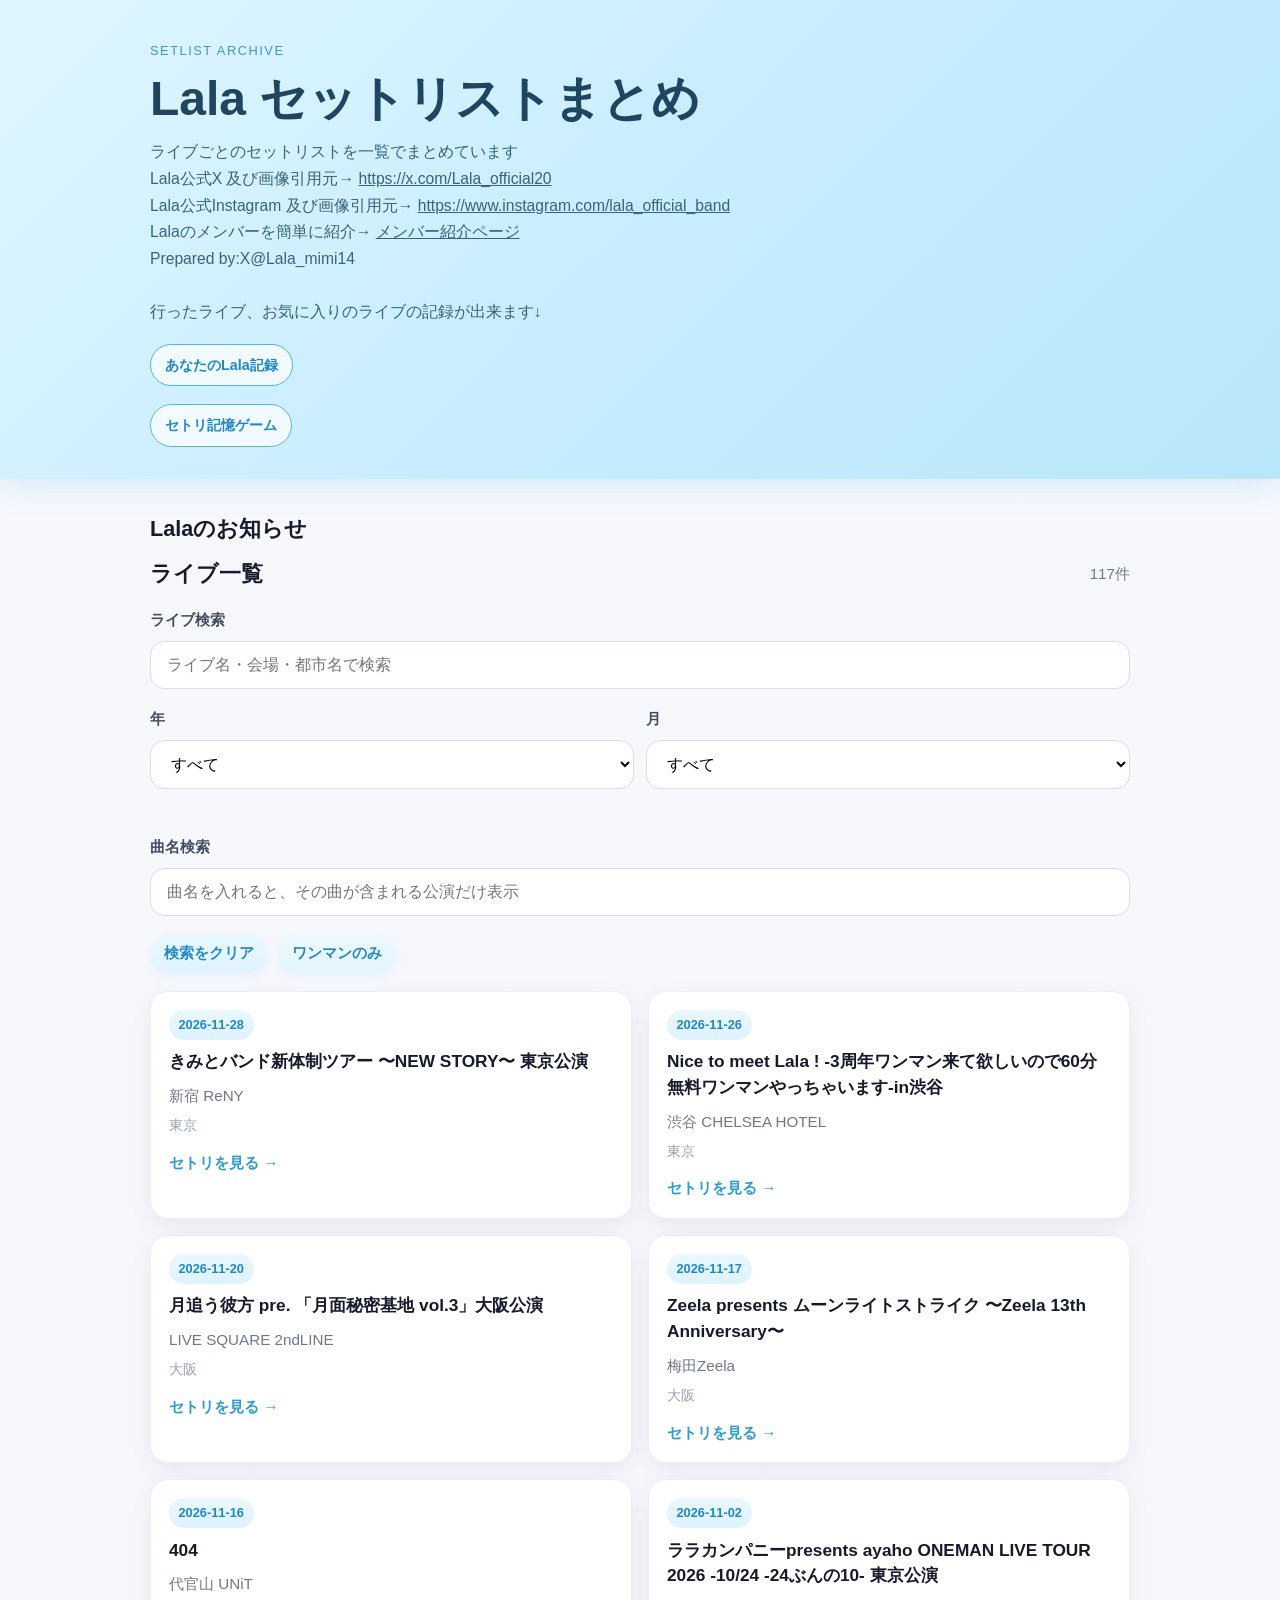
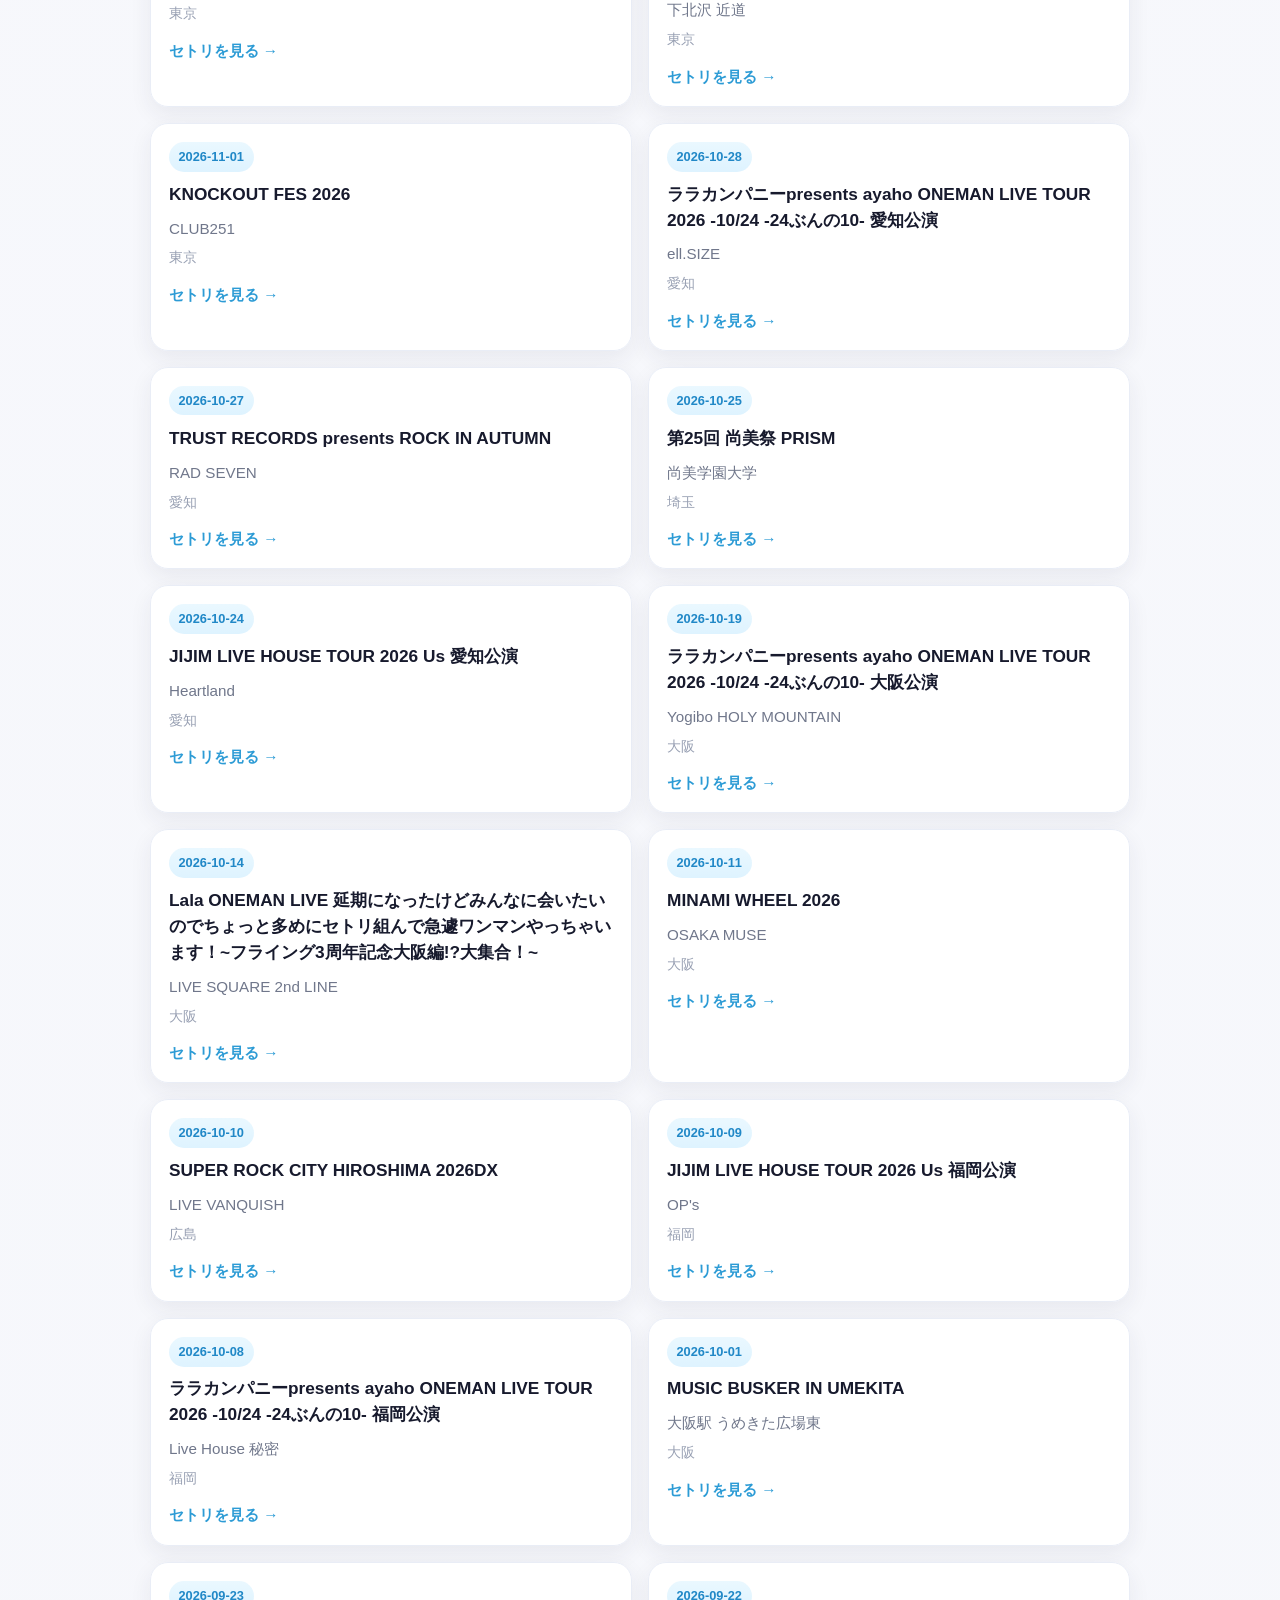
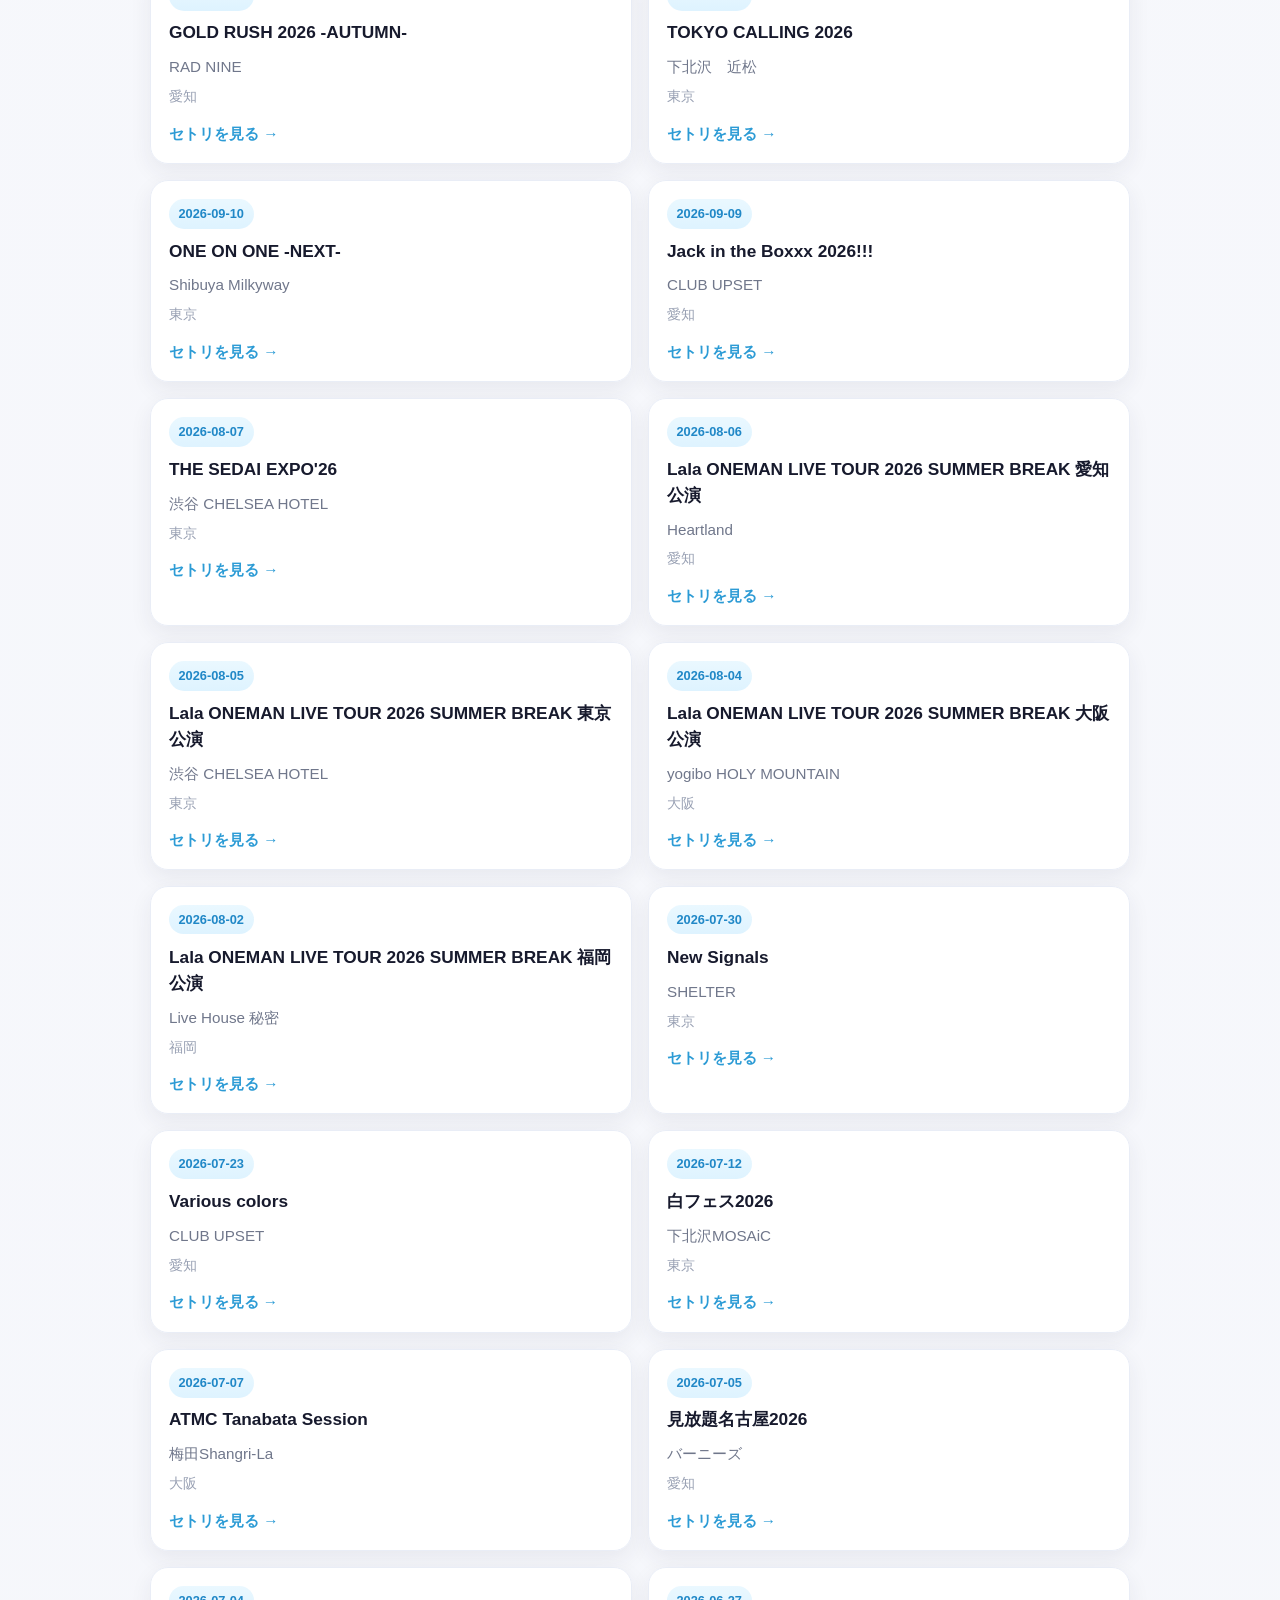
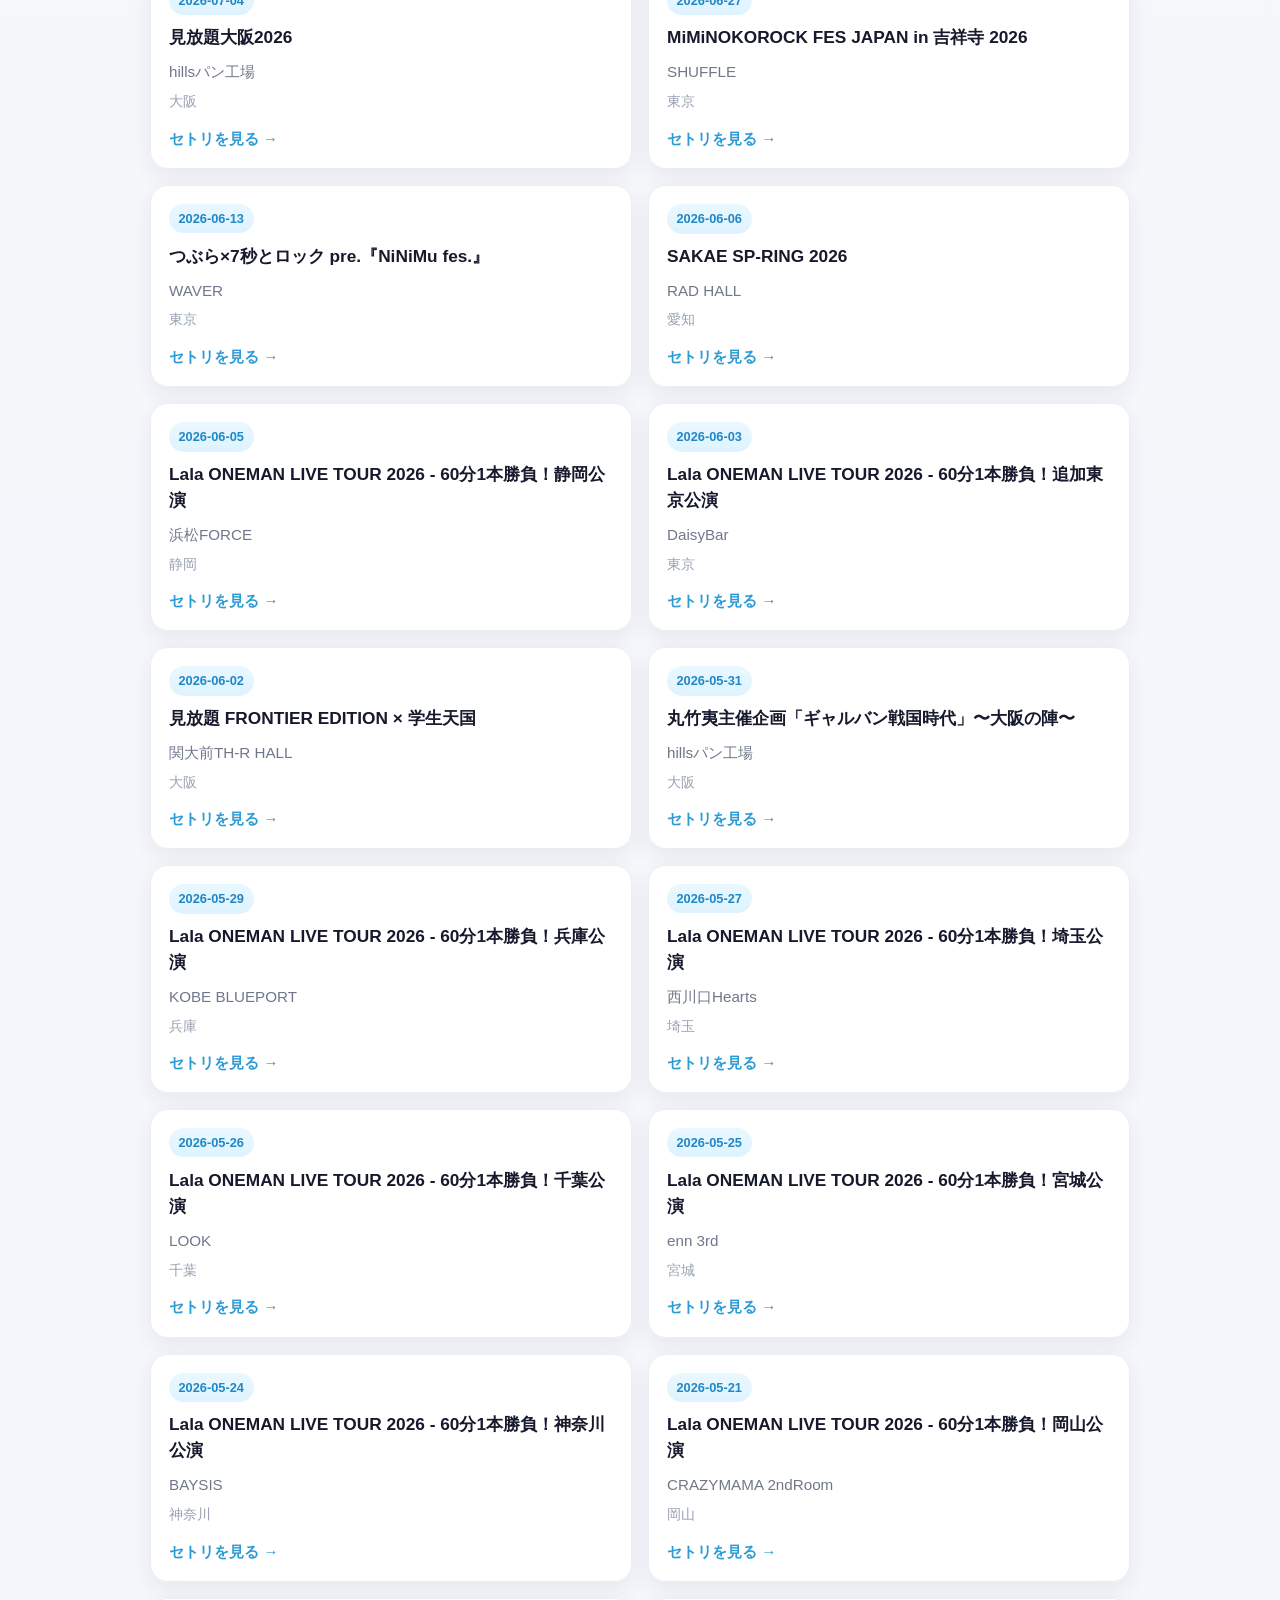
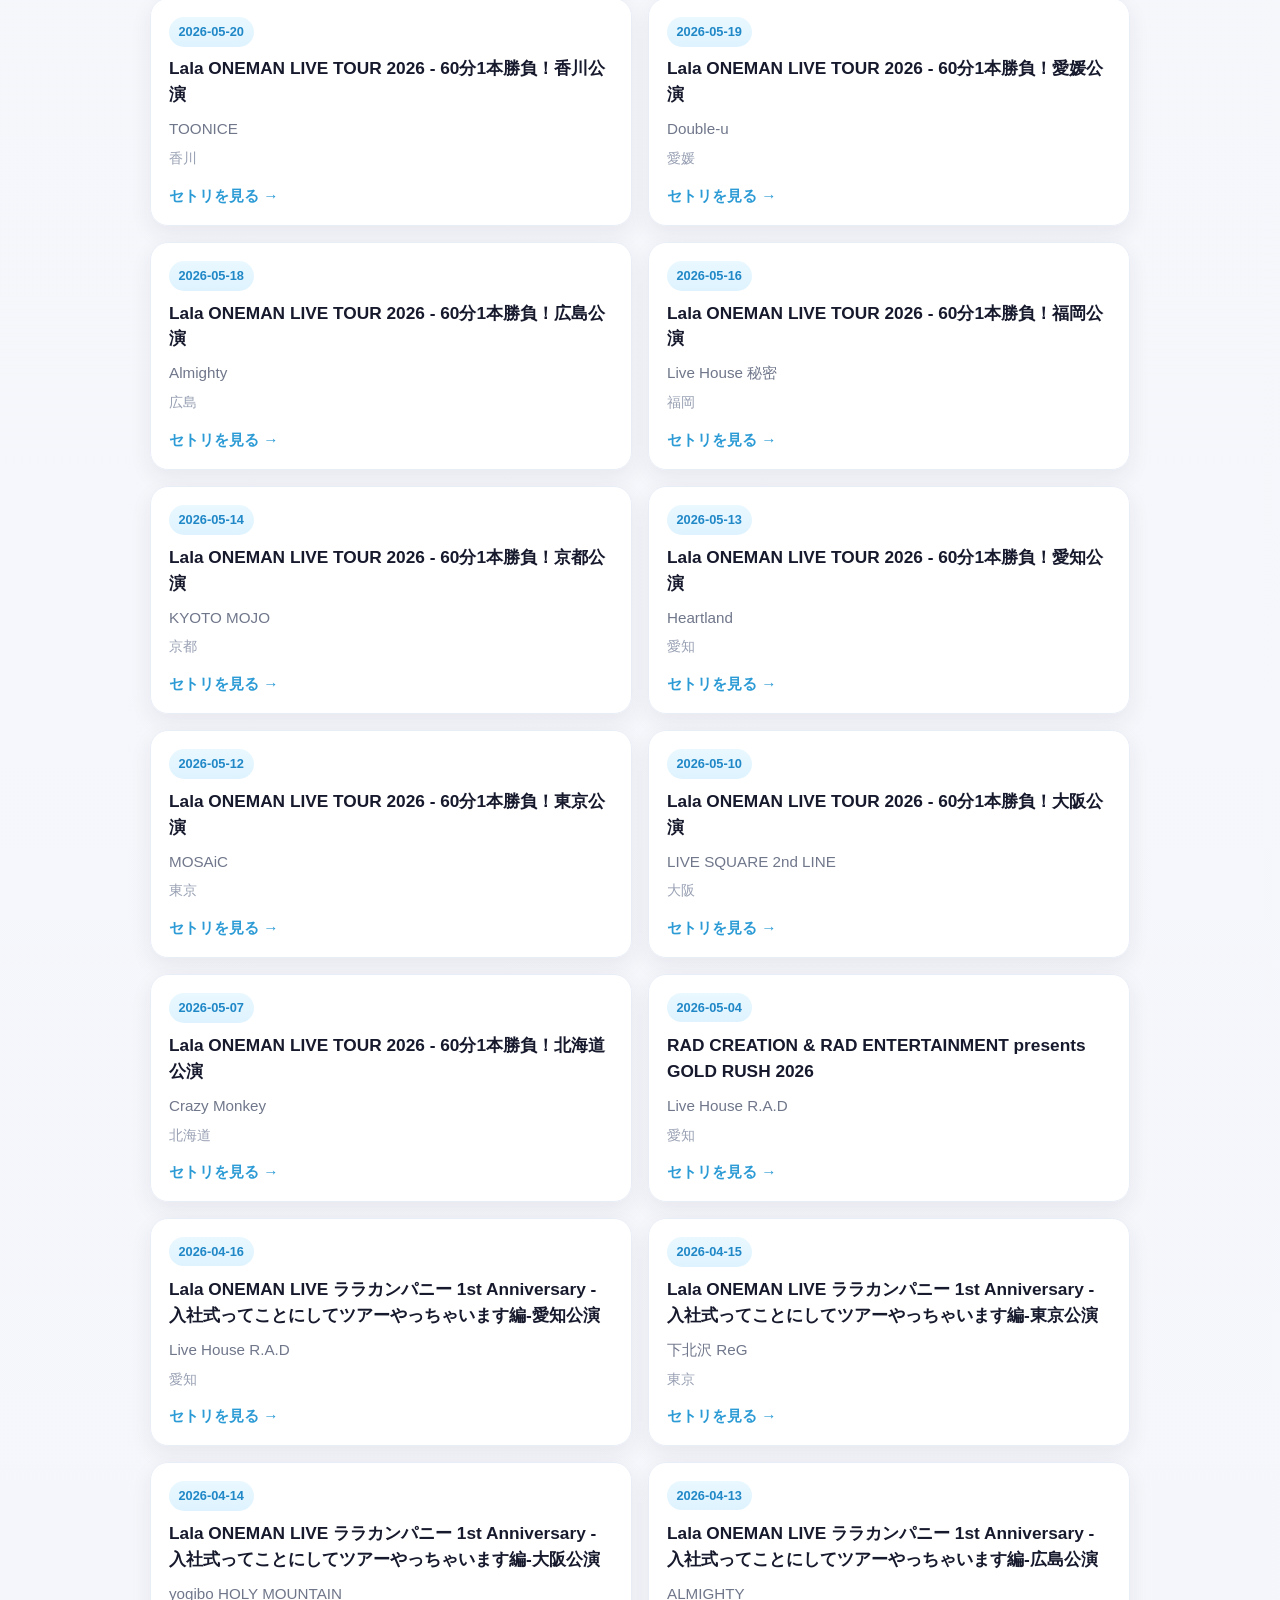
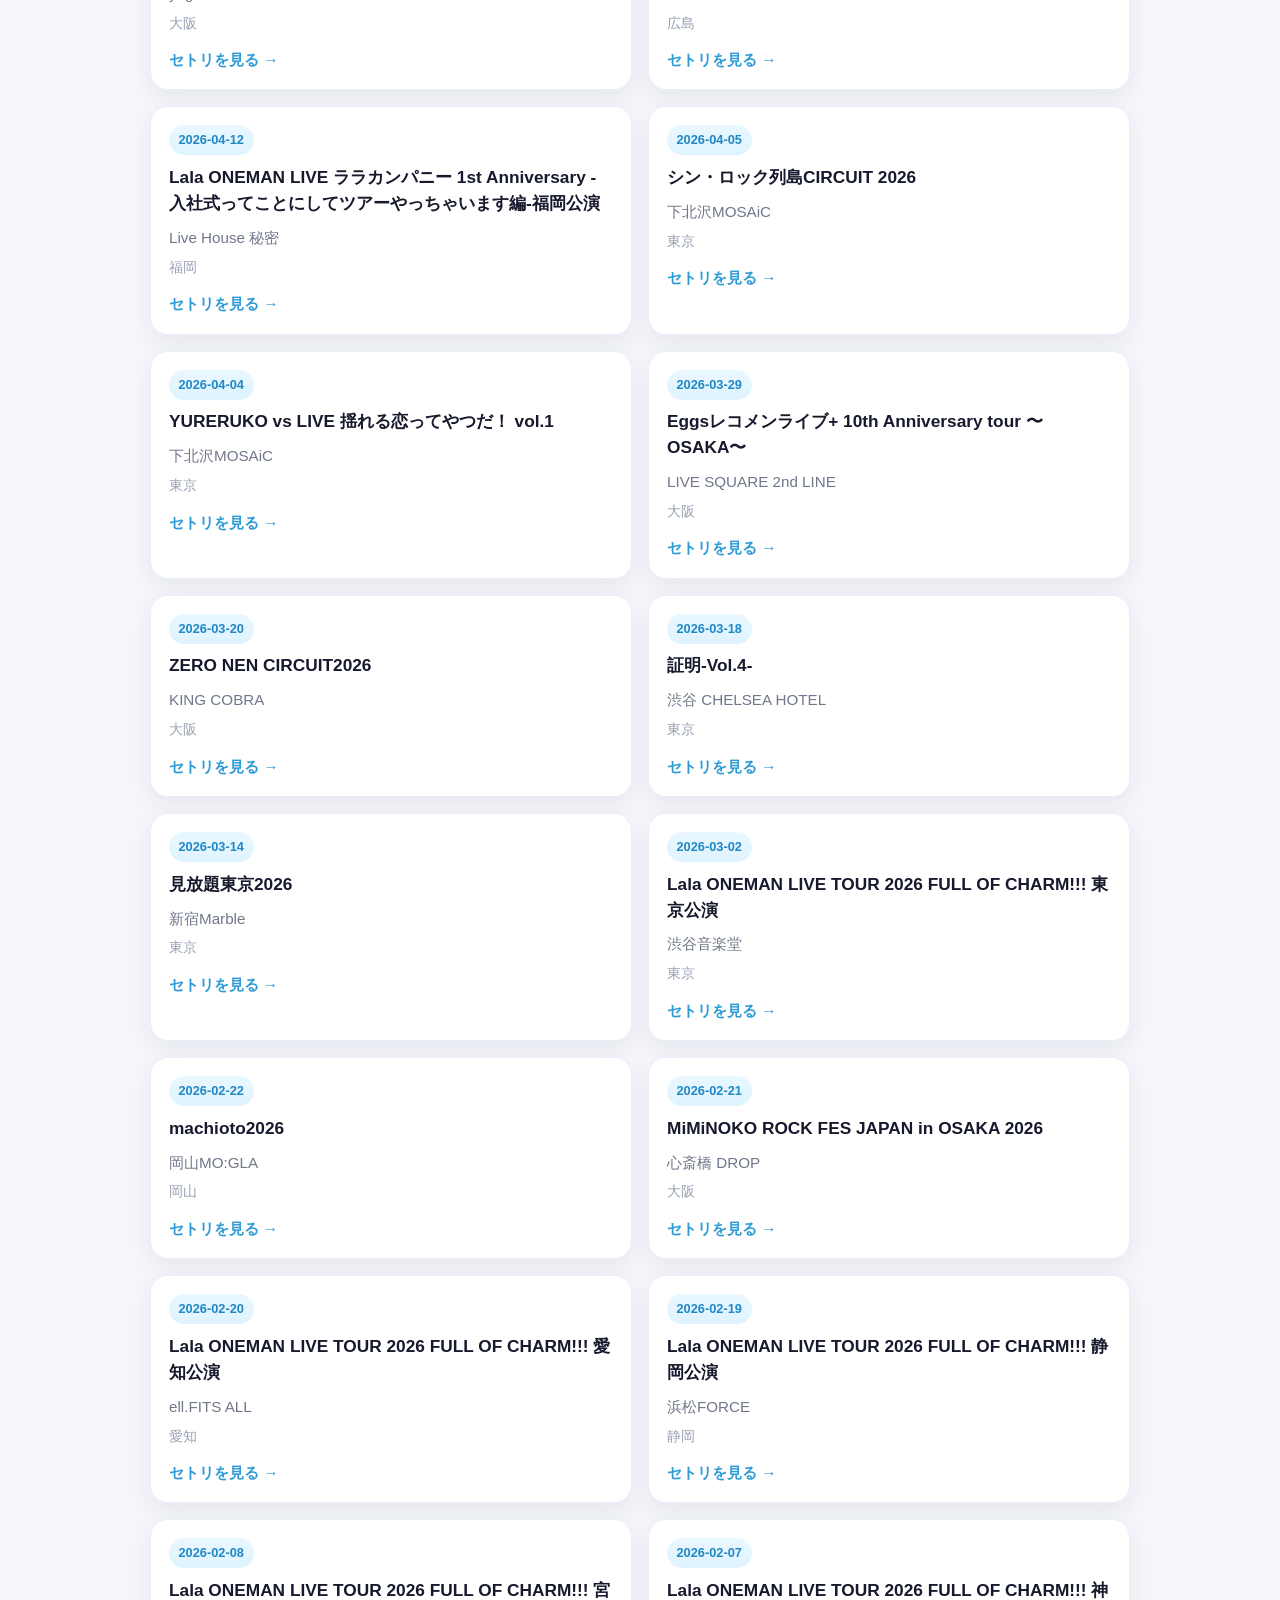
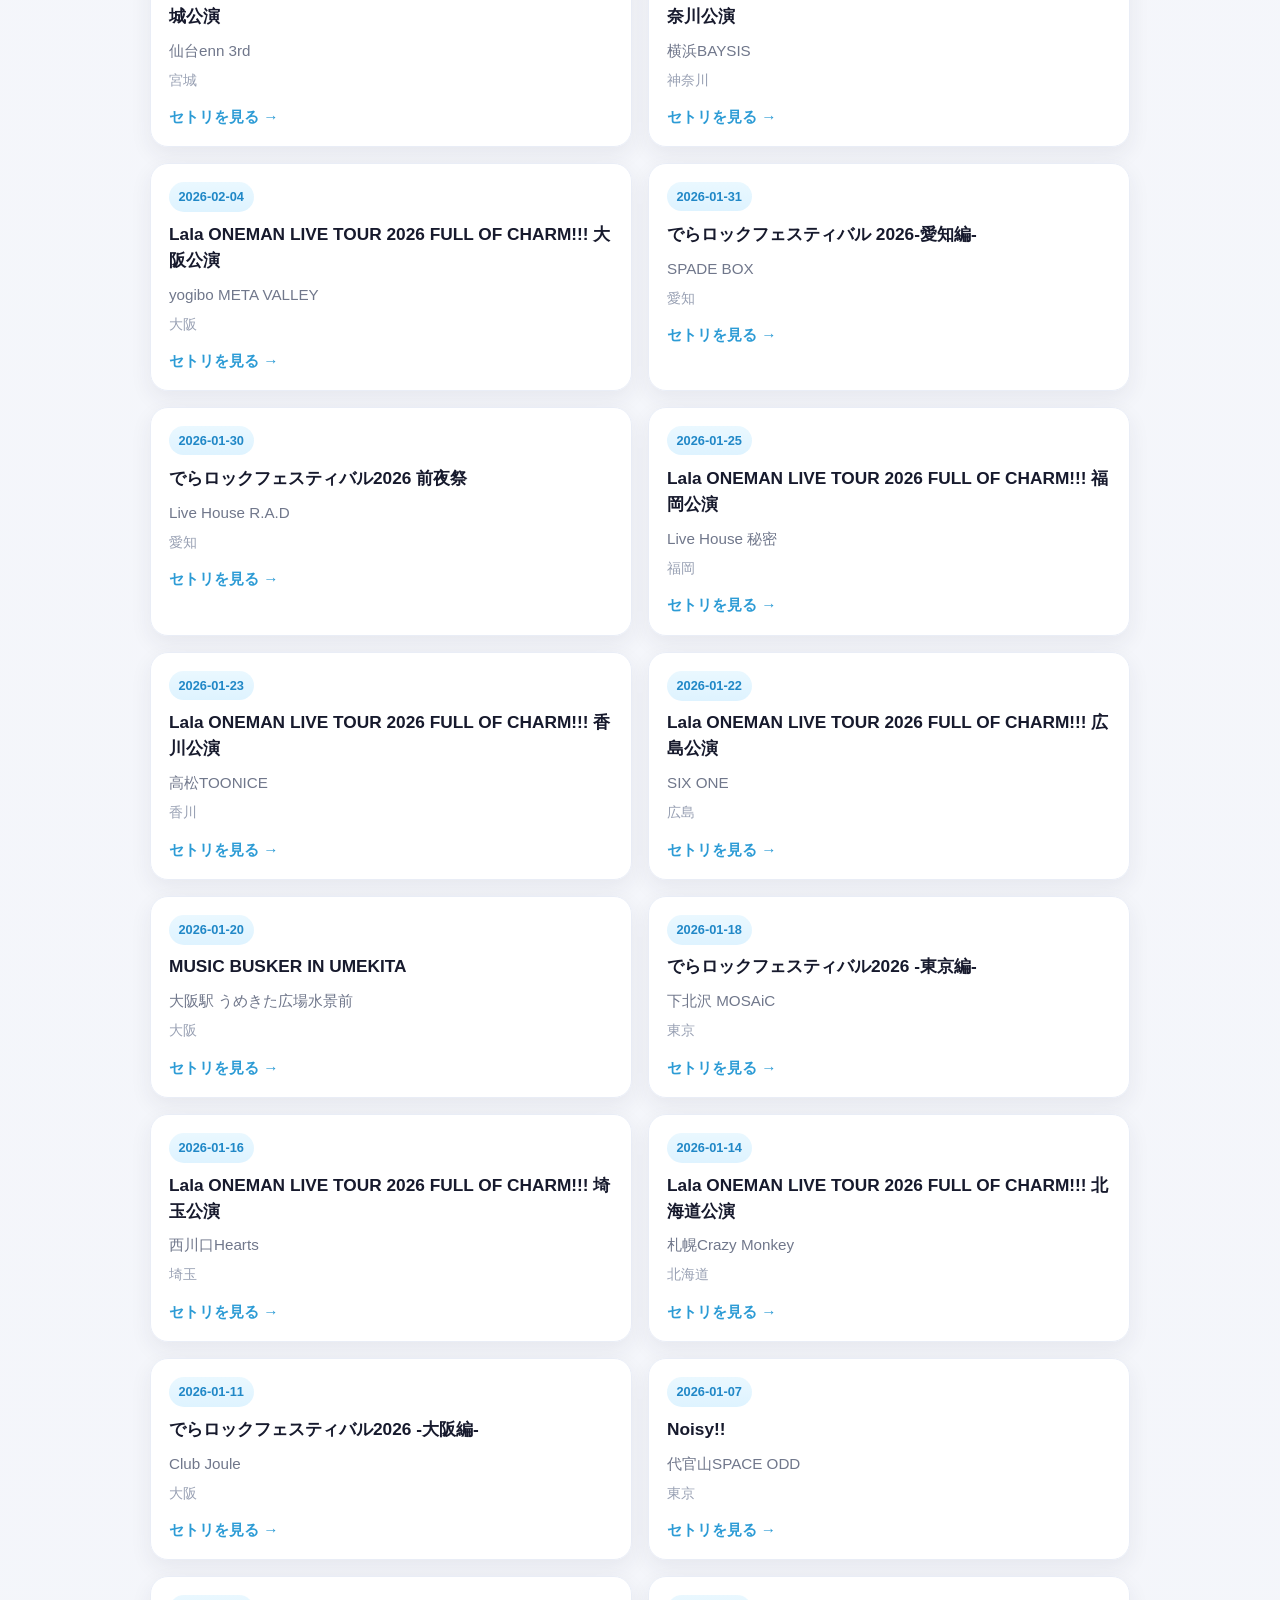
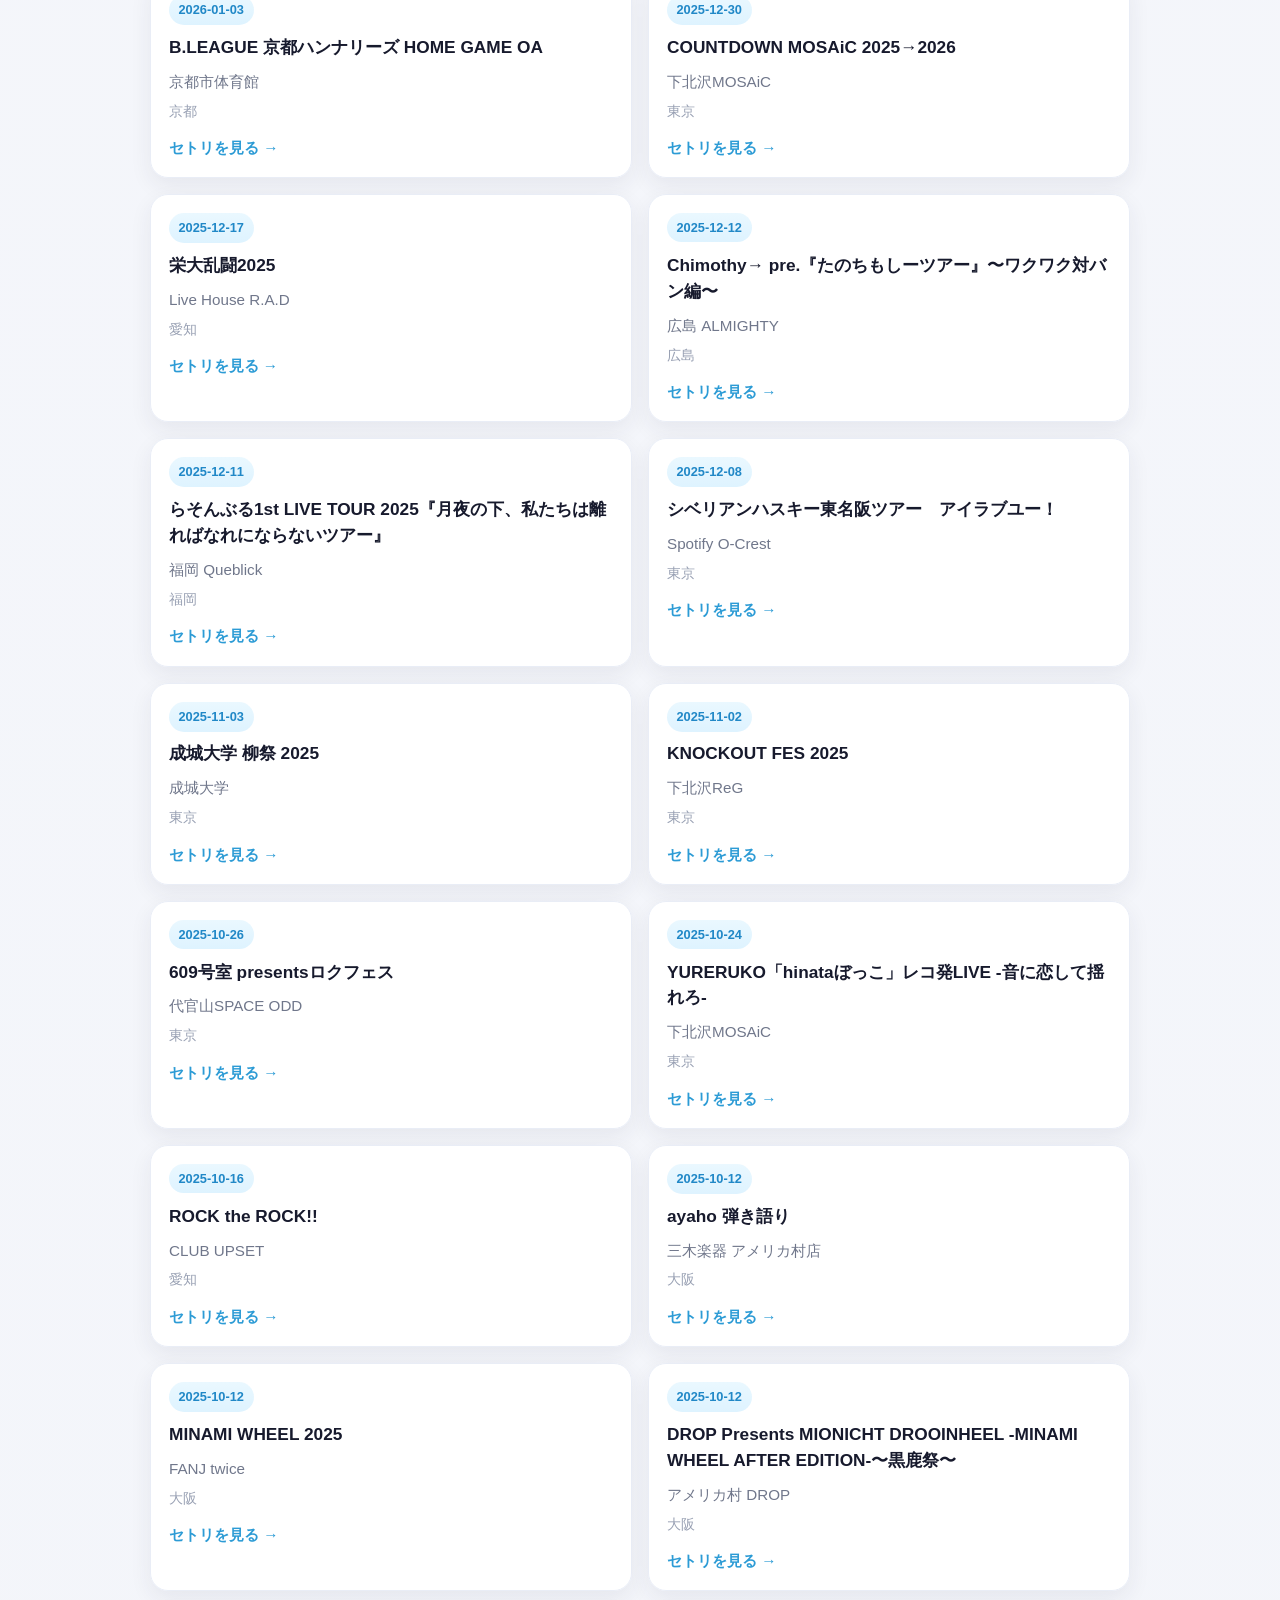
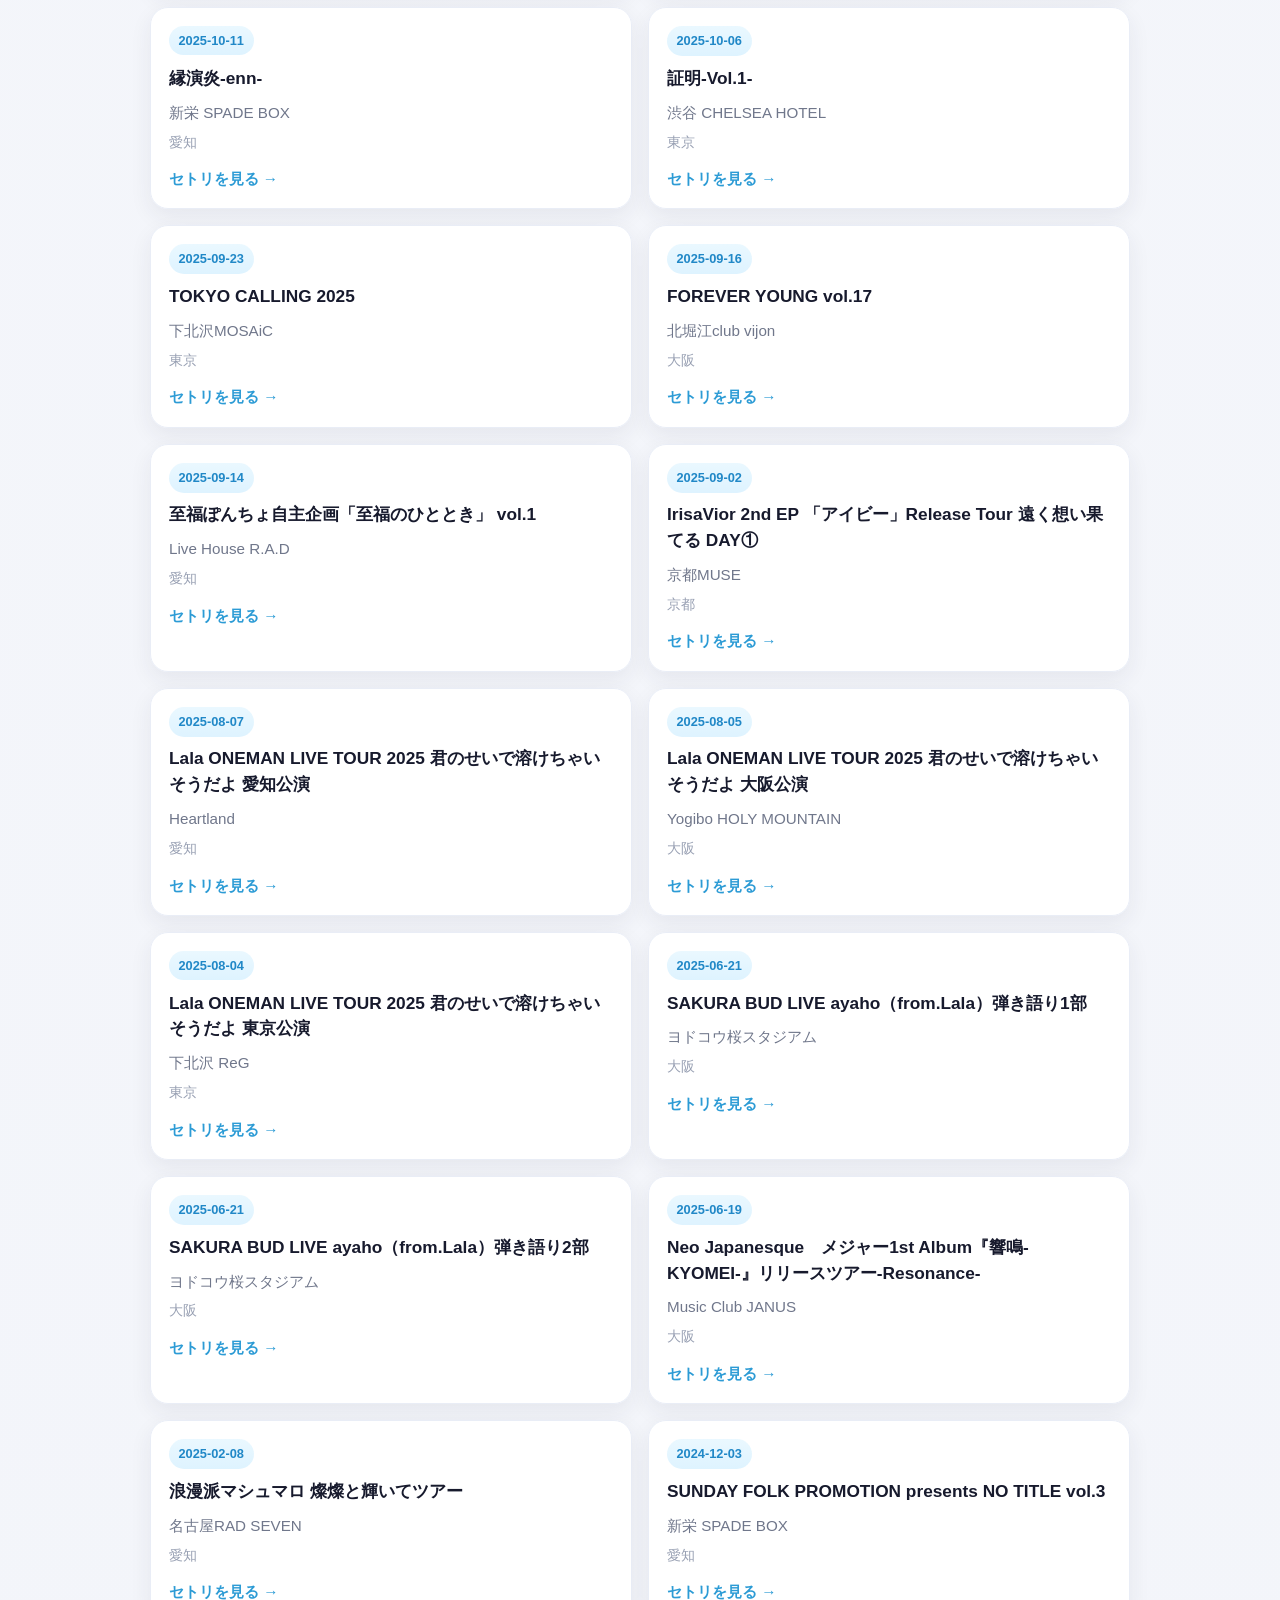
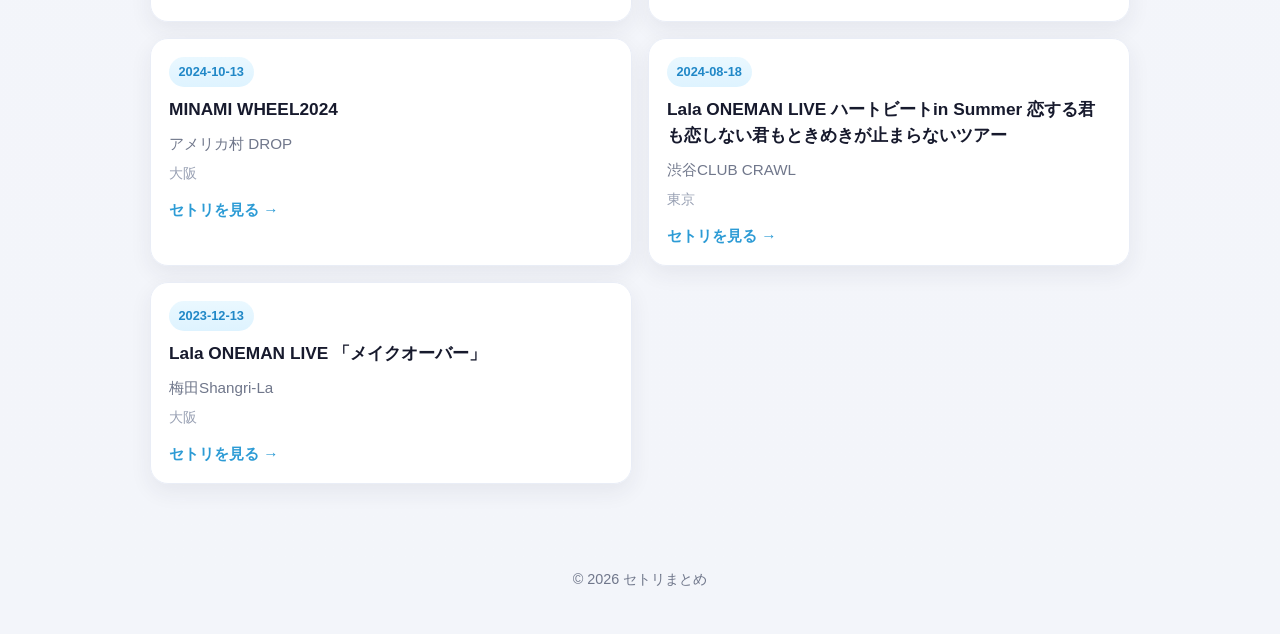
<file: index.html>
<!DOCTYPE html>
<html lang="ja">
  
<head>
  <meta charset="UTF-8" />
  <meta name="viewport" content="width=device-width, initial-scale=1.0" />
  <title>Lala セトリまとめ</title>
  <meta name="description" content="Lalaのライブのセットリストをまとめたページ" />

  <!-- OGP -->
  <meta property="og:type" content="website" />
  <meta property="og:title" content="Lala セトリまとめ" />
  <meta property="og:description" content="Lalaのライブごとのセットリストを一覧でまとめています" />
  <meta property="og:url" content="https://ulti0104.github.io/Lala-setlist/" />
  <meta property="og:site_name" content="Lala セトリまとめ" />
  <meta property="og:image" content="https://ulti0104.github.io/Lala-setlist/ogp.jpg?v=20260325" />
  <meta property="og:image:width" content="1200" />
  <meta property="og:image:height" content="630" />
  <meta property="og:locale" content="ja_JP" />

  <!-- X (Twitter) Card -->
  <meta name="twitter:card" content="summary_large_image" />
  <meta name="twitter:title" content="Lala セトリまとめ" />
  <meta name="twitter:description" content="Lalaのライブごとのセットリストを一覧でまとめています" />
  <meta name="twitter:image" content="https://ulti0104.github.io/Lala-setlist/ogp.jpg?v=20260325" />

  <link rel="stylesheet" href="style.css" />

  <!-- Google tag (gtag.js) -->
  <script async src="https://www.googletagmanager.com/gtag/js?id=G-FFBFNCYXK6"></script>
  <script>
    window.dataLayer = window.dataLayer || [];
    function gtag(){dataLayer.push(arguments);}
    gtag('js', new Date());

    gtag('config', 'G-FFBFNCYXK6');
  </script>
  
</head>

<body>
  <header class="site-header">
    <div class="wrap">
      <p class="site-subtitle">SETLIST ARCHIVE</p>
      <h1 class="site-title">Lala セットリストまとめ</h1>

      <p class="site-desc">
        ライブごとのセットリストを一覧でまとめています<br>

        Lala公式X 及び画像引用元→
        <a href="https://x.com/Lala_official20" target="_blank" rel="noopener noreferrer">
          https://x.com/Lala_official20
        </a><br>

        Lala公式Instagram 及び画像引用元→
        <a href="https://www.instagram.com/lala_official_band" target="_blank" rel="noopener noreferrer">
          https://www.instagram.com/lala_official_band
        </a><br>

        Lalaのメンバーを簡単に紹介→
        <a href="members.html" target="_blank" rel="noopener noreferrer">
          メンバー紹介ページ
        </a><br>

        Prepared by:X@Lala_mimi14<br>

        　<br>

        行ったライブ、お気に入りのライブの記録が出来ます↓

        <p class="header-nav">
          <a href="my-record.html">
            あなたのLala記録
          </a>
        </p>

        <p class="header-nav">
          <a href="game.html">
            セトリ記憶ゲーム
          </a>
        </p>
    </div>
  </header>


  <main class="wrap">

    <!-- Lalaのお知らせ -->
    <section class="section-block">
      <h2 class="section-title">Lalaのお知らせ</h2>

      <blockquote class="twitter-tweet">
        <a href="https://x.com/Lala_official20/status/2116530844965994888"></a>
      </blockquote>

      <script
        async
        src="https://platform.twitter.com/widgets.js"
        charset="utf-8">
      </script>
    </section>


    <section class="section-block">

      <div class="section-head">
        <h2 class="section-title">ライブ一覧</h2>
        <p class="count-text" id="liveCount">0件</p>
      </div>


      <!-- ライブ情報検索 -->
      <div class="search-box">

        <label class="search-label" for="searchInput">
          ライブ検索
        </label>

        <input
          type="text"
          id="searchInput"
          class="search-input"
          placeholder="ライブ名・会場・都市名で検索"
        />

      </div>


      <!-- 年月検索 -->
      <div class="date-filter">

        <div class="date-filter-item">

          <label
            class="search-label"
            for="yearFilter">
            年
          </label>

          <select
            id="yearFilter"
            class="search-input">

            <option value="">
              すべて
            </option>

          </select>

        </div>


        <div class="date-filter-item">

          <label
            class="search-label"
            for="monthFilter">
            月
          </label>

          <select
            id="monthFilter"
            class="search-input">

            <option value="">
              すべて
            </option>

          </select>

        </div>

      </div>

      <br>

      <!-- 曲名検索 -->
      <div class="search-box">

        <label
          class="search-label"
          for="songSearchInput">
          曲名検索
        </label>

        <input
          type="text"
          id="songSearchInput"
          class="search-input"
          placeholder="曲名を入れると、その曲が含まれる公演だけ表示"
        />

      </div>


      <div class="filter-actions">

        <button
          id="clearButton"
          class="clear-button"
          type="button">
          検索をクリア
        </button>

        <button
          id="onemanButton"
          class="oneman-button"
          type="button">
          ワンマンのみ
        </button>

      </div>


      <div
        class="live-grid"
        id="liveList">
      </div>


      <p
        class="empty-text"
        id="emptyText"
        style="display: none;">

        該当するライブがありません。

      </p>

    </section>

  </main>


  <footer class="site-footer">

    <div class="wrap">

      <p>
        © 2026 セトリまとめ
      </p>

    </div>

  </footer>


  <script src="data.js"></script>

  <script>

    const liveList =
      document.getElementById("liveList");

    const liveCount =
      document.getElementById("liveCount");

    const searchInput =
      document.getElementById("searchInput");

    const songSearchInput =
      document.getElementById("songSearchInput");

    const emptyText =
      document.getElementById("emptyText");

    const clearButton =
      document.getElementById("clearButton");

    const onemanButton =
      document.getElementById("onemanButton");

    const yearFilter =
      document.getElementById("yearFilter");

    const monthFilter =
      document.getElementById("monthFilter");


    // =========================
    // ライブを新しい順に並べる
    // =========================

    const sortedLives =
      [...liveData].sort(
        (a, b) =>
          new Date(b.date) - new Date(a.date)
      );


    // =========================
    // 年の選択肢を作成
    // =========================

    const years =
      [...new Set(
        liveData.map(
          live => new Date(live.date).getFullYear()
        )
      )].sort(
        (a, b) => b - a
      );


    years.forEach(year => {

      const option =
        document.createElement("option");

      option.value = year;

      option.textContent =
        `${year}年`;

      yearFilter.appendChild(option);

    });


    // =========================
    // 月の選択肢を作成
    // =========================

    for (let month = 1; month <= 12; month++) {

      const option =
        document.createElement("option");

      option.value = month;

      option.textContent =
        `${month}月`;

      monthFilter.appendChild(option);

    }


    // =========================
    // 検索用文字列の正規化
    // =========================

    function normalizeText(text) {

      return (text || "")
        .toString()
        .toLowerCase()

        // 不可視文字除去
        .replace(
          /[\u200B-\u200D\uFEFF]/g,
          ""
        )

        // nbsp → 半角スペース
        .replace(
          /\u00A0/g,
          " "
        )

        // 空白除去
        .replace(
          /\s+/g,
          ""
        )

        // 全角スペース除去
        .replace(
          /[　]/g,
          ""
        );

    }


    // =========================
    // URLパラメータ取得
    // =========================

    function getQueryParam(name) {

      const params =
        new URLSearchParams(
          window.location.search
        );

      return params.get(name) || "";

    }


    // =========================
    // ライブ一覧表示
    // =========================

    function renderLives() {

      const liveKeyword =
        normalizeText(
          searchInput.value
        );

      const songKeyword =
        normalizeText(
          songSearchInput.value
        );

      const selectedYear =
        yearFilter.value;

      const selectedMonth =
        monthFilter.value;


      // 「くまきち」と入力した場合
      // attended: true のライブだけ表示
      const secretMode =
        liveKeyword === "くまきち";


      const filtered =
        sortedLives.filter(live => {


          // =========================
          // 年月判定
          // =========================

          const liveDate =
            new Date(live.date);

          const liveYear =
            liveDate.getFullYear();

          const liveMonth =
            liveDate.getMonth() + 1;


          const matchYear =
            !selectedYear ||
            liveYear === Number(selectedYear);


          const matchMonth =
            !selectedMonth ||
            liveMonth === Number(selectedMonth);


          // =========================
          // ライブ情報検索
          // =========================

          const liveTarget =
            normalizeText([
              live.date,
              live.title,
              live.venue,
              live.city
            ].join(" "));


          // =========================
          // 曲検索
          // =========================

          const songs = [

            ...(live.setlistMain || []),

            ...(live.setlistEncore || [])

          ];


          const songTarget =
            normalizeText(
              songs.join(" ")
            );


          // =========================
          // 通常ライブ検索
          // =========================

          const matchLive =
            secretMode ||
            !liveKeyword ||
            liveTarget.includes(
              liveKeyword
            );


          // =========================
          // 曲検索判定
          // =========================

          const matchSong =
            !songKeyword ||
            songTarget.includes(
              songKeyword
            );


          // =========================
          // くまきち判定
          // =========================

          const matchSecret =
            !secretMode ||
            live.attended === true;


          // =========================
          // 全条件
          // =========================

          return (
            matchLive &&
            matchSong &&
            matchSecret &&
            matchYear &&
            matchMonth
          );

        });


      // =========================
      // 一覧をクリア
      // =========================

      liveList.innerHTML = "";


      // =========================
      // 0件表示
      // =========================

      if (filtered.length === 0) {

        emptyText.style.display =
          "block";

      } else {

        emptyText.style.display =
          "none";

      }


      // =========================
      // 件数
      // =========================

      liveCount.textContent =
        `${filtered.length}件`;


      // =========================
      // ライブカード作成
      // =========================

      filtered.forEach(live => {


        const songs = [

          ...(live.setlistMain || []),

          ...(live.setlistEncore || [])

        ];


        const isSongMatched =
          songKeyword &&
          songs.some(song =>
            normalizeText(song)
              .includes(songKeyword)
          );


        const card =
          document.createElement("a");


        card.className =
          "live-card";


        card.href =
          `live.html?id=${encodeURIComponent(live.id)}`;


        card.innerHTML = `

          <div class="live-date">
            ${live.date}
          </div>

          <h3 class="live-name">
            ${live.title}
          </h3>

          <p class="live-place">
            ${live.venue}
          </p>

          <p class="live-meta">
            ${live.city}
          </p>

          ${
            isSongMatched
              ? `
                <p class="song-hit-badge">
                  この公演に曲名が含まれています
                </p>
              `
              : ""
          }

          <span class="live-link">
            セトリを見る →
          </span>

        `;


        liveList.appendChild(card);

      });

    }


    // =========================
    // 検索イベント
    // =========================

    searchInput.addEventListener(
      "input",
      renderLives
    );


    songSearchInput.addEventListener(
      "input",
      renderLives
    );


    yearFilter.addEventListener(
      "change",
      renderLives
    );


    monthFilter.addEventListener(
      "change",
      renderLives
    );


    // =========================
    // 検索クリア
    // =========================

    clearButton.addEventListener(
      "click",
      () => {

        searchInput.value = "";

        songSearchInput.value = "";

        yearFilter.value = "";

        monthFilter.value = "";

        renderLives();


        const url =
          new URL(
            window.location.href
          );


        url.searchParams.delete(
          "song"
        );


        window.history.replaceState(
          {},
          "",
          url
        );

      }
    );


    // =========================
    // ワンマンのみ
    // =========================

    onemanButton.addEventListener(
      "click",
      () => {

        searchInput.value =
          "Lala ONEMAN";

        renderLives();

      }
    );


    // =========================
    // 曲一覧ページから
    // ?song=曲名
    // =========================

    const initialSong =
      getQueryParam("song");


    if (initialSong) {

      songSearchInput.value =
        initialSong;

    }


    // 初期表示
    renderLives();


    // =========================
    // スクロール位置保存
    // =========================

    const scrollKey =
      "scrollPosition_" +
      location.pathname;


    // スクロール位置を保存
    window.addEventListener(
      "scroll",
      () => {

        sessionStorage.setItem(
          scrollKey,
          window.scrollY
        );

      }
    );


    // =========================
    // スクロール位置復元
    // =========================

    window.addEventListener(
      "load",
      () => {

        const savedPosition =
          sessionStorage.getItem(
            scrollKey
          );


        if (savedPosition !== null) {

          setTimeout(
            () => {

              window.scrollTo({

                top:
                  Number(savedPosition),

                behavior:
                  "instant"

              });

            },
            100
          );

        }

      }
    );

  </script>

</body>

</html>
</file>
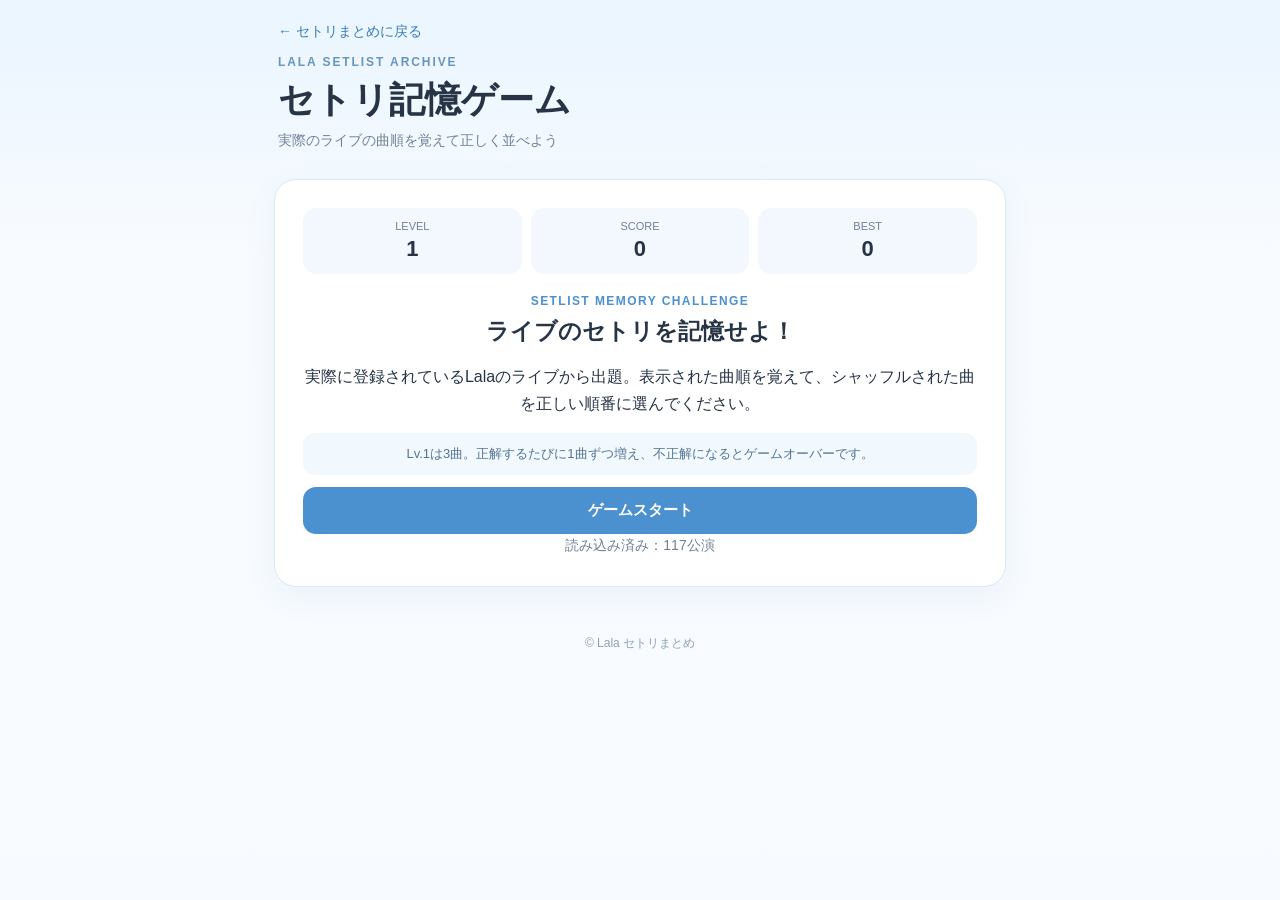
<file: game.html>
<!doctype html>
<html lang="ja">
<head>
<meta charset="utf-8">
<meta name="viewport" content="width=device-width,initial-scale=1">
<meta name="theme-color" content="#eaf5ff">
<title>セトリ記憶ゲーム | Lala セトリまとめ</title>
<style>
:root{--blue:#4c91cf;--blue2:#eaf5ff;--ink:#263445;--muted:#718096;--line:#dce8f2;--bg:#f7fbff;--white:#fff;--green:#25865a;--red:#c64b58}
*{box-sizing:border-box}
body{margin:0;background:linear-gradient(180deg,#eaf5ff 0,#f8fbff 260px,#f7fbff 100%);color:var(--ink);font-family:-apple-system,BlinkMacSystemFont,"Segoe UI",sans-serif;min-height:100vh}
a{color:inherit}
header{max-width:760px;margin:auto;padding:22px 18px 8px}
.back{display:inline-block;text-decoration:none;color:#397db7;font-size:14px;margin-bottom:14px}
.brand{font-size:12px;letter-spacing:.16em;color:#6795bb;font-weight:800}
h1{font-size:clamp(25px,6vw,36px);margin:7px 0 4px}
.sub{margin:0;color:var(--muted);font-size:14px}
main{max-width:760px;margin:18px auto 48px;padding:0 14px}
.panel{background:var(--white);border:1px solid var(--line);border-radius:22px;padding:clamp(18px,4vw,28px);box-shadow:0 10px 32px #4d83ad12}
.stats{display:grid;grid-template-columns:repeat(3,1fr);gap:9px;margin-bottom:20px}
.stat{background:#f2f8fd;border-radius:14px;padding:12px;text-align:center}
.stat small{display:block;color:var(--muted);font-size:11px;margin-bottom:4px}
.stat strong{font-size:22px;font-variant-numeric:tabular-nums}
.center{text-align:center}
.eyebrow{color:var(--blue);font-size:12px;font-weight:800;letter-spacing:.12em}
h2{font-size:23px;margin:8px 0 10px}
p{line-height:1.7}
.btn{border:0;border-radius:13px;padding:14px 18px;background:var(--blue);color:#fff;font-weight:750;font-size:15px;cursor:pointer;width:100%;margin-top:12px}
.btn.secondary{background:#edf5fb;color:#376f9e}
.btn:disabled{opacity:.45;cursor:not-allowed}
.event{background:#f4f9fd;border:1px solid #e4eef6;border-radius:14px;padding:13px;margin:15px 0;text-align:left}
.event strong{display:block;font-size:15px;line-height:1.5}
.event small{color:var(--muted)}
.songlist{display:grid;gap:8px;margin:16px 0}
.song{display:flex;align-items:center;gap:12px;background:#f7fafd;border:1px solid var(--line);border-radius:12px;padding:12px;text-align:left}
.num{width:28px;height:28px;flex:none;border-radius:9px;background:#e5f2fc;color:#397fb9;display:grid;place-items:center;font-weight:800;font-size:13px}
.songname{font-weight:650;overflow-wrap:anywhere}
.pick{display:flex;align-items:center;gap:10px;width:100%;border:1px solid var(--line);background:#fff;border-radius:12px;padding:13px;text-align:left;font-size:14px;color:var(--ink);cursor:pointer;margin:7px 0}
.pick:disabled{opacity:.45;cursor:default}
.pick .num{background:#edf5fb}
.notice{padding:12px;border-radius:12px;background:#f1f8fe;color:#55748f;font-size:13px}
.good{background:#effaf4;color:var(--green)}
.bad{background:#fff2f2;color:var(--red)}
.timer{font-size:30px;font-weight:850;color:var(--blue);font-variant-numeric:tabular-nums}
.hidden{display:none!important}
footer{text-align:center;color:#91a1b0;font-size:12px;padding:0 15px 28px}
@media(min-width:600px){.songlist.two{grid-template-columns:1fr 1fr}}
</style>
<script src="./data.js"></script>
</head>
<body>
<header>
  <a class="back" href="./index.html">← セトリまとめに戻る</a>
  <div class="brand">LALA SETLIST ARCHIVE</div>
  <h1>セトリ記憶ゲーム</h1>
  <p class="sub">実際のライブの曲順を覚えて正しく並べよう</p>
</header>
<main>
<section class="panel">
  <div class="stats">
    <div class="stat"><small>LEVEL</small><strong id="level">1</strong></div>
    <div class="stat"><small>SCORE</small><strong id="score">0</strong></div>
    <div class="stat"><small>BEST</small><strong id="best">0</strong></div>
  </div>

  <div id="intro" class="center">
    <div class="eyebrow">SETLIST MEMORY CHALLENGE</div>
    <h2>ライブのセトリを記憶せよ！</h2>
    <p>実際に登録されているLalaのライブから出題。表示された曲順を覚えて、シャッフルされた曲を正しい順番に選んでください。</p>
    <div class="notice">Lv.1は3曲。正解するたびに1曲ずつ増え、不正解になるとゲームオーバーです。</div>
    <button class="btn" id="start">ゲームスタート</button>
    <p id="dataStatus" class="sub"></p>
  </div>

  <div id="memorize" class="hidden">
    <div class="center">
      <div class="eyebrow">MEMORIZE</div>
      <h2>この曲順を覚えて！</h2>
      <div class="timer" id="timer">8</div>
      <p class="sub">時間が0になると曲名が隠れます。</p>
    </div>
    <div class="event" id="eventMem"></div>
    <div class="songlist" id="memorySongs"></div>
    <button class="btn" id="ready">覚えた！回答する</button>
  </div>

  <div id="answer" class="hidden">
    <div class="center">
      <div class="eyebrow">YOUR ANSWER</div>
      <h2>正しい曲順に並べよう</h2>
      <p class="sub">下の曲を正しい順番でタップしてください。</p>
    </div>
    <div class="event" id="eventAns"></div>
    <div class="notice">選択した順番</div>
    <div class="songlist" id="answerSlots"></div>
    <div style="margin-top:18px;font-weight:750">曲を選択</div>
    <div id="songChoices"></div>
    <button class="btn" id="submit" disabled>回答する</button>
    <button class="btn secondary" id="undo">最後の選択を取り消す</button>
  </div>

  <div id="result" class="hidden center">
    <div class="eyebrow">RESULT</div>
    <h2 id="resultTitle">正解！</h2>
    <p id="resultText"></p>
    <div id="resultEvent" class="event"></div>
    <div id="correctSongs" class="songlist"></div>
    <button class="btn" id="next">次のレベルへ</button>
    <button class="btn secondary" id="retry">最初から挑戦</button>
  </div>
</section>
</main>
<footer>© Lala セトリまとめ</footer>
<script>
(() => {
  const $ = id => document.getElementById(id);
  const screens = ["intro","memorize","answer","result"];
  let level=1, score=0, best=Number(localStorage.getItem("lalaSetlistMemoryBest")||0);
  let current=null, correct=[], shuffled=[], selected=[], countdown=null, seconds=0, finished=false;
  $("best").textContent=best;

  function show(name){screens.forEach(s=>$(s).classList.toggle("hidden",s!==name));}
  function allEvents(){
    if(!Array.isArray(window.liveData)) return [];
    return window.liveData.map(ev=>{
      const songs=[...(Array.isArray(ev.setlistMain)?ev.setlistMain:[]),...(Array.isArray(ev.setlistEncore)?ev.setlistEncore:[])].filter(x=>typeof x==="string"&&x.trim());
      return {...ev,songs};
    }).filter(ev=>ev.songs.length>0);
  }
  function eligibleEvents(){
    const count=level+2;
    return allEvents().filter(ev=>ev.songs.length>=count);
  }
  function shuffle(a){
    const b=[...a];
    for(let i=b.length-1;i>0;i--){const j=Math.floor(Math.random()*(i+1));[b[i],b[j]]=[b[j],b[i]];}
    return b;
  }
  function eventLabel(ev){
    return `<strong>${escapeHtml(ev.title||"ライブ")}</strong><small>${escapeHtml(ev.date||"")}${ev.venue?" ・ "+escapeHtml(ev.venue):""}</small>`;
  }
  function escapeHtml(s){return String(s).replace(/[&<>"']/g,c=>({"&":"&amp;","<":"&lt;",">":"&gt;",'"':"&quot;","'":"&#39;"}[c]));}
  function updateStats(){
    $("level").textContent=level;$("score").textContent=score;$("best").textContent=best;
  }
  function stopTimer(){if(countdown){clearInterval(countdown);countdown=null;}}
  function startGame(){
    stopTimer();
    const candidates=eligibleEvents();
    if(!candidates.length){
      $("dataStatus").textContent=`現在の登録データではLv.${level}（${level+2}曲）の出題ができません。セトリが${level+2}曲以上ある公演が必要です。`;
      return;
    }
    current=candidates[Math.floor(Math.random()*candidates.length)];
    correct=current.songs.slice(0,level+2);
    shuffled=shuffle(correct);selected=[];finished=false;
    $("eventMem").innerHTML=eventLabel(current);
    $("memorySongs").innerHTML=correct.map((s,i)=>`<div class="song"><span class="num">${i+1}</span><span class="songname">${escapeHtml(s)}</span></div>`).join("");
    $("eventAns").innerHTML=eventLabel(current);
    $("timer").textContent=String(Math.max(5,correct.length+3));
    $("ready").disabled=false;
    updateStats();show("memorize");
    seconds=Math.max(5,correct.length+3);
    countdown=setInterval(()=>{
      seconds--; $("timer").textContent=String(seconds);
      if(seconds<=0){stopTimer();beginAnswer();}
    },1000);
  }
  function beginAnswer(){
    if(finished||!current)return;
    stopTimer();finished=true;
    $("answerSlots").innerHTML="";
    $("songChoices").innerHTML="";
    renderAnswer();
    shuffled.forEach((song,i)=>{
      const b=document.createElement("button");b.className="pick";b.type="button";
      b.innerHTML=`<span class="num">♪</span><span>${escapeHtml(song)}</span>`;
      b.addEventListener("click",()=>{if(selected.includes(i))return;selected.push(i);renderAnswer();});
      b.dataset.index=String(i);$("songChoices").appendChild(b);
    });
    $("submit").disabled=true;show("answer");
  }
  function renderAnswer(){
    $("answerSlots").innerHTML=correct.map((_,i)=>{
      const idx=selected[i];
      return `<div class="song"><span class="num">${i+1}</span><span class="songname">${idx===undefined?"ここに曲が入ります":escapeHtml(shuffled[idx])}</span></div>`;
    }).join("");
    [...$("songChoices").children].forEach(b=>{b.disabled=selected.includes(Number(b.dataset.index));});
    $("submit").disabled=selected.length!==correct.length;
  }
  function judge(){
    const ok=selected.every((idx,i)=>shuffled[idx]===correct[i]);
    if(ok){
      score+=level*100;
      if(score>best){best=score;localStorage.setItem("lalaSetlistMemoryBest",String(best));}
      $("resultTitle").textContent="正解！";
      $("resultTitle").style.color="var(--green)";
      $("resultText").textContent=`全問正解！ ${correct.length}曲の曲順を覚えていました。 +${level*100}点`;
      $("next").classList.remove("hidden");
    }else{
      $("resultTitle").textContent="GAME OVER";
      $("resultTitle").style.color="var(--red)";
      $("resultText").textContent="曲順が違っていました。正しい並びを確認してみよう。";
      $("next").classList.add("hidden");
    }
    $("resultEvent").innerHTML=eventLabel(current);
    $("correctSongs").innerHTML=correct.map((s,i)=>{
      const user=selected[i]===undefined?"":shuffled[selected[i]];
      const match=user===s;
      return `<div class="song"><span class="num">${i+1}</span><span class="songname">${escapeHtml(s)}</span><strong style="margin-left:auto;color:${match?"var(--green)":"var(--red)"}">${match?"✓":"正解"}</strong></div>`;
    }).join("");
    updateStats();show("result");
  }
  $("start").addEventListener("click",()=>{level=1;score=0;updateStats();startGame();});
  $("ready").addEventListener("click",beginAnswer);
  $("submit").addEventListener("click",judge);
  $("undo").addEventListener("click",()=>{selected.pop();renderAnswer();});
  $("next").addEventListener("click",()=>{level++;updateStats();startGame();});
  $("retry").addEventListener("click",()=>{stopTimer();level=1;score=0;updateStats();show("intro");});
  const count=allEvents().length;
  $("dataStatus").textContent=count?`読み込み済み：${count}公演`:"セトリデータを読み込めません。data.jsが同じフォルダにあるか確認してください。";
})();
</script>
</body>
</html>
</file>
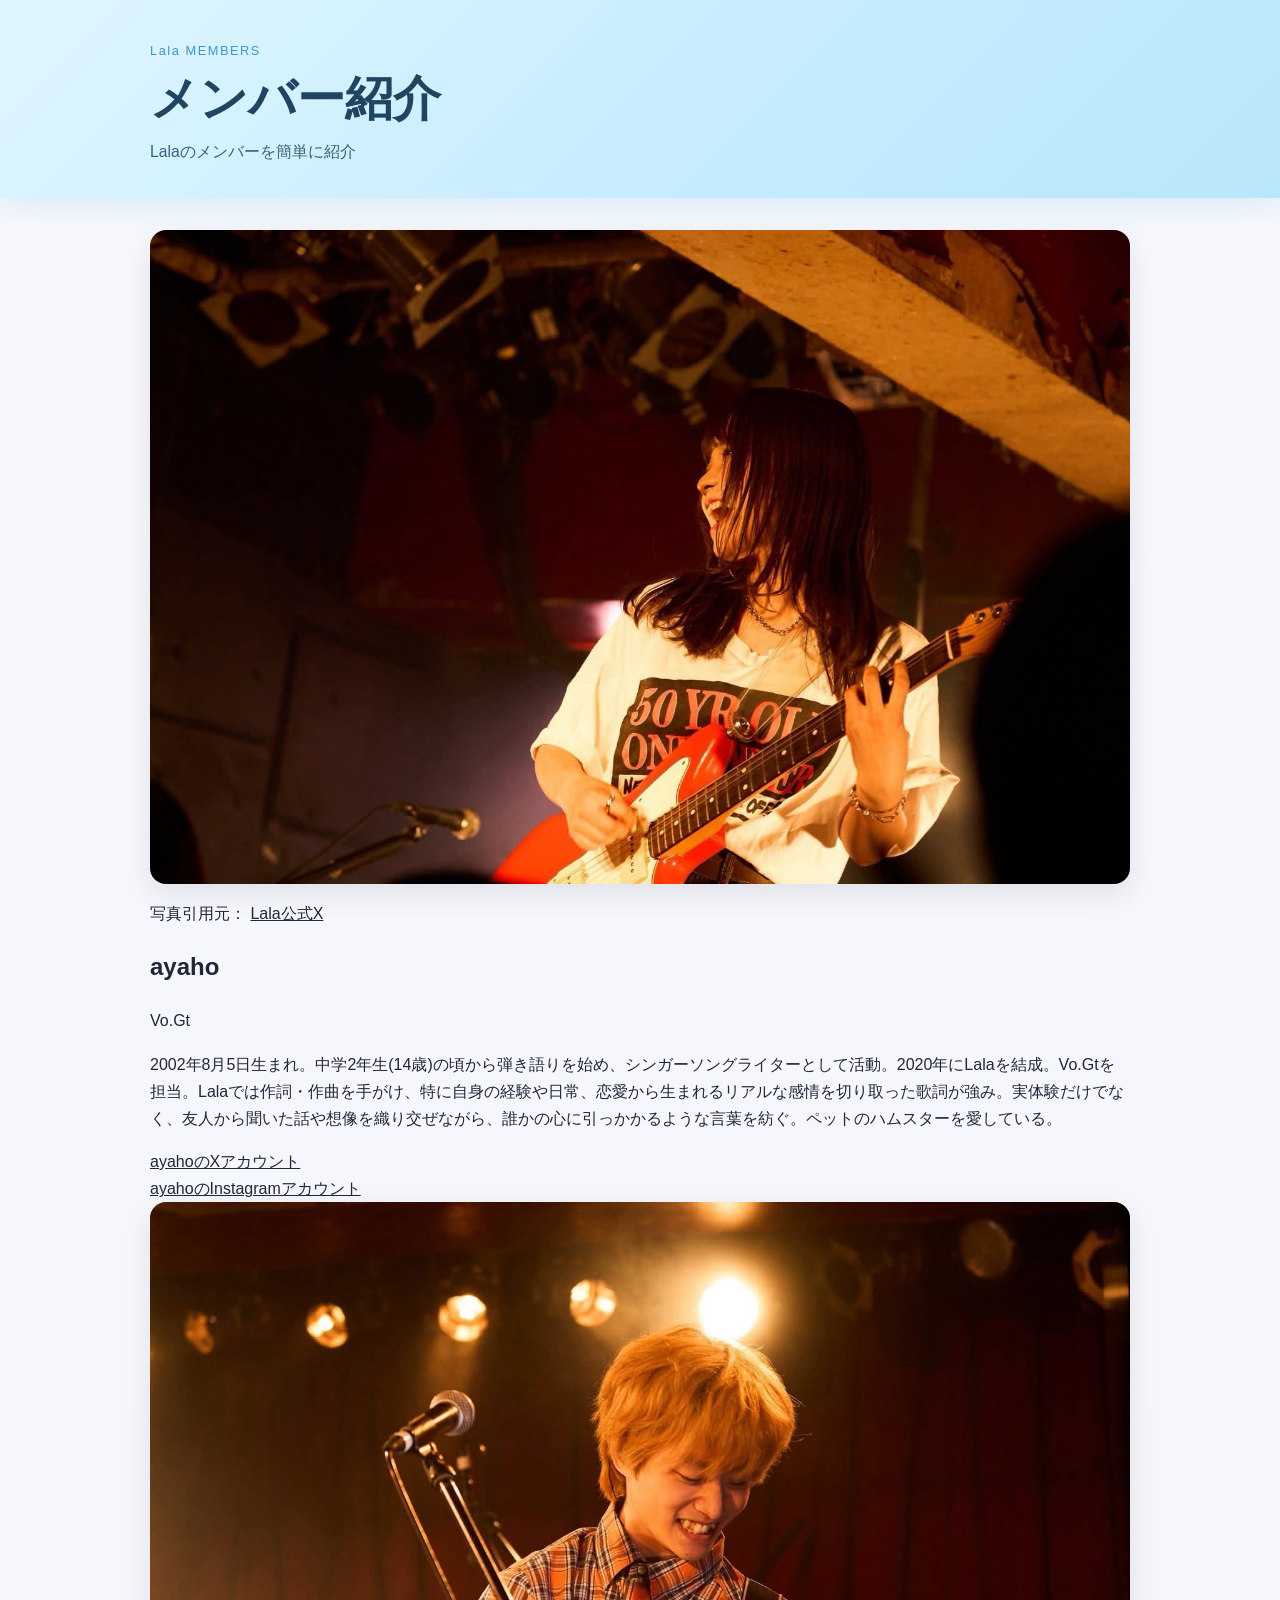
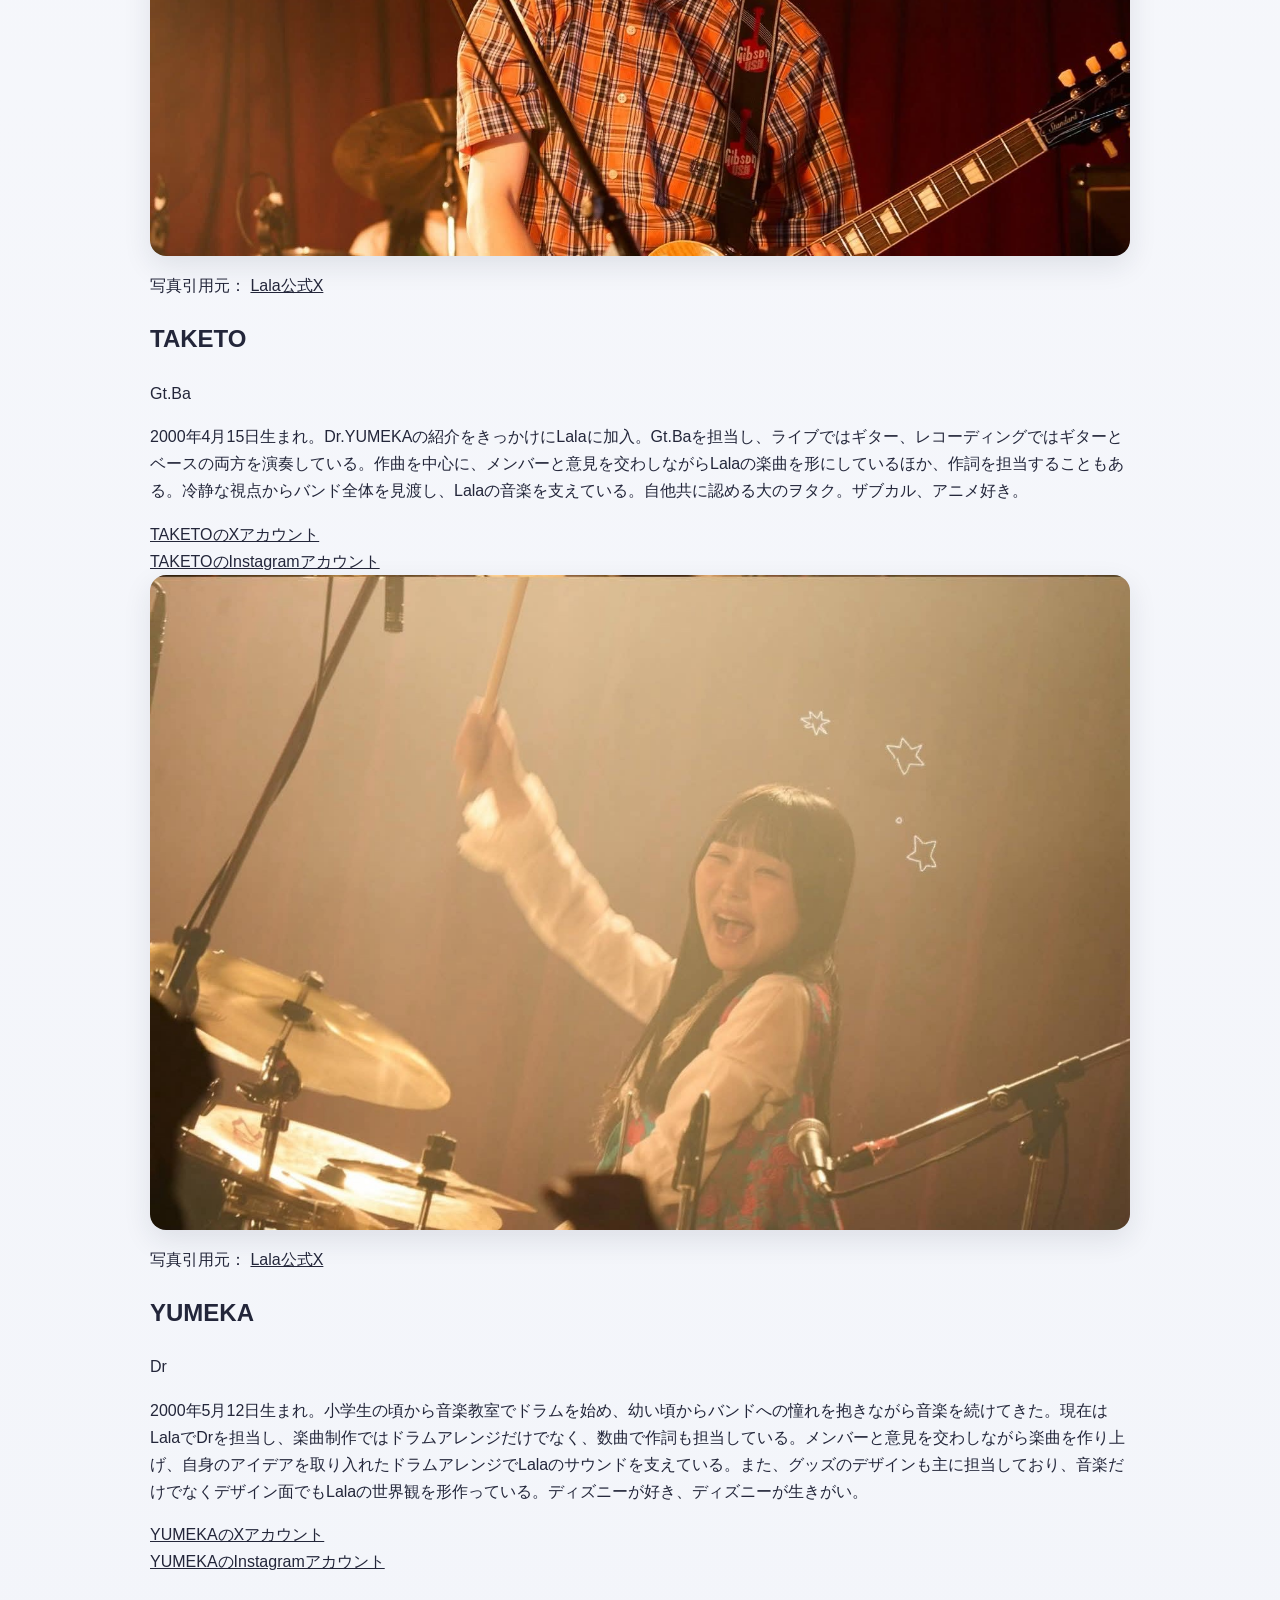
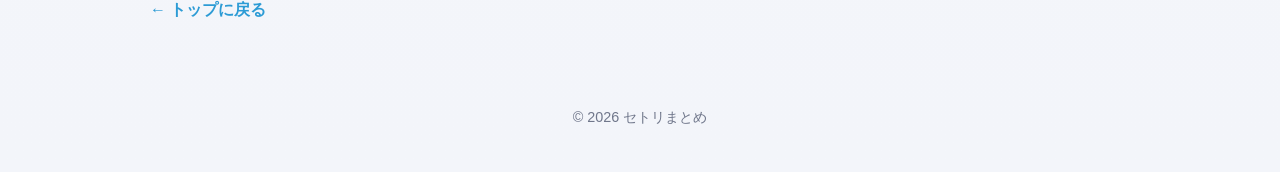
<file: members.html>
<!DOCTYPE html>
<html lang="ja">

<head>
  <meta charset="UTF-8" />
  <meta name="viewport" content="width=device-width, initial-scale=1.0" />

  <title>メンバー紹介 | Lala セトリまとめ</title>
  <meta
    name="description"
    content="Lalaのメンバー紹介ページです。"
  />

  <link rel="stylesheet" href="style.css" />

  <!-- Google tag (gtag.js) -->
  <script async src="https://www.googletagmanager.com/gtag/js?id=G-FFBFNCYXK6"></script>
  <script>
    window.dataLayer = window.dataLayer || [];
    function gtag(){dataLayer.push(arguments);}
    gtag('js', new Date());

    gtag('config', 'G-FFBFNCYXK6');
  </script>
</head>

<body>

  <header class="site-header">
    <div class="wrap">
      <p class="site-subtitle">Lala MEMBERS</p>
      <h1 class="site-title">メンバー紹介</h1>
      <p class="site-desc">
        Lalaのメンバーを簡単に紹介
      </p>
    </div>
  </header>

  <main class="wrap">

    <section class="section-block members-section">

      <div class="members-grid">

        <!-- ayaho -->
        <article class="member-card">

          <div class="member-image-wrap">
            <img
              src="images/1ayaho.jpg"
              alt="ayaho"
              class="detail-image"
            />
          </div>

          <p class="member-credit">
            写真引用元：
            <a
              href="https://x.com/ayaho_85/status/2086025129558265881?s=46"
              target="_blank"
              rel="noopener noreferrer"
            >
              Lala公式X
            </a>
          </p>

          <div class="member-info">

            <h2 class="member-name">ayaho</h2>

            <p class="member-part">Vo.Gt</p>

            <p class="member-description">
              2002年8月5日生まれ。中学2年生(14歳)の頃から弾き語りを始め、シンガーソングライターとして活動。2020年にLalaを結成。Vo.Gtを担当。Lalaでは作詞・作曲を手がけ、特に自身の経験や日常、恋愛から生まれるリアルな感情を切り取った歌詞が強み。実体験だけでなく、友人から聞いた話や想像を織り交ぜながら、誰かの心に引っかかるような言葉を紡ぐ。ペットのハムスターを愛している。

            </p>

            <div class="member-sns">

              <a
                href="https://x.com/ayaho_85?s=11"
                target="_blank"
                rel="noopener noreferrer"
                class="member-sns-link"
              >
                ayahoのXアカウント
              </a><br>
              
              <a
                href="https://www.instagram.com/ayaho_25?igsh=MTJhajlyaWp6dm03Mw=="
                target="_blank"
                rel="noopener noreferrer"
                class="member-sns-link"
              >
                ayahoのInstagramアカウント
              </a>

            </div>

          </div>

        </article>


        <!-- TAKETO -->
        <article class="member-card">

          <div class="member-image-wrap">
            <img
              src="images/1taketo.jpg"
              alt="TAKETO"
              class="detail-image"
            />
          </div>

          <p class="member-credit">
            写真引用元：
            <a
              href="https://x.com/take691band/status/2086029879615889720?s=46"
              target="_blank"
              rel="noopener noreferrer"
            >
              Lala公式X
            </a>
          </p>

          <div class="member-info">

            <h2 class="member-name">TAKETO</h2>

            <p class="member-part">Gt.Ba</p>

            <p class="member-description">
              2000年4月15日生まれ。Dr.YUMEKAの紹介をきっかけにLalaに加入。Gt.Baを担当し、ライブではギター、レコーディングではギターとベースの両方を演奏している。作曲を中心に、メンバーと意見を交わしながらLalaの楽曲を形にしているほか、作詞を担当することもある。冷静な視点からバンド全体を見渡し、Lalaの音楽を支えている。自他共に認める大のヲタク。ザブカル、アニメ好き。
            </p>

            <div class="member-sns">

              <a
                href="https://x.com/take691band?s=11"
                target="_blank"
                rel="noopener noreferrer"
                class="member-sns-link"
              >
                TAKETOのXアカウント
              </a><br>
              
              <a
                href="https://www.instagram.com/sitaketake?igsh=MXA1ajFmMGZmZzBlZw=="
                target="_blank"
                rel="noopener noreferrer"
                class="member-sns-link"
              >
                TAKETOのInstagramアカウント
              </a>

            </div>

          </div>

        </article>


        <!-- YUMEKA -->
        <article class="member-card">

          <div class="member-image-wrap">
            <img
              src="images/1yumeka.jpg"
              alt="YUMEKA"
              class="detail-image"
            />
          </div>

          <p class="member-credit">
            写真引用元：
            <a
              href="https://x.com/yume_drum274/status/2028807014873489714?s=46"
              target="_blank"
              rel="noopener noreferrer"
            >
              Lala公式X
            </a>
          </p>

          <div class="member-info">

            <h2 class="member-name">YUMEKA</h2>

            <p class="member-part">Dr</p>

            <p class="member-description">
              2000年5月12日生まれ。小学生の頃から音楽教室でドラムを始め、幼い頃からバンドへの憧れを抱きながら音楽を続けてきた。現在はLalaでDrを担当し、楽曲制作ではドラムアレンジだけでなく、数曲で作詞も担当している。メンバーと意見を交わしながら楽曲を作り上げ、自身のアイデアを取り入れたドラムアレンジでLalaのサウンドを支えている。また、グッズのデザインも主に担当しており、音楽だけでなくデザイン面でもLalaの世界観を形作っている。ディズニーが好き、ディズニーが生きがい。
            </p>

            <div class="member-sns">

              <a
                href="https://x.com/yume_drum274?s=11"
                target="_blank"
                rel="noopener noreferrer"
                class="member-sns-link"
              >
                YUMEKAのXアカウント
              </a><br>
              
              <a
                href="https://www.instagram.com/yume_drum?igsh=anVwNG15anU5cGE0"
                target="_blank"
                rel="noopener noreferrer"
                class="member-sns-link"
              >
                YUMEKAのInstagramアカウント
              </a>

            </div>

          </div>

        </article>

      </div>

      <a class="back-link" href="index.html">
        ← トップに戻る
      </a>

    </section>

  </main>

  <footer class="site-footer">
    <div class="wrap">
      <p>© 2026 セトリまとめ</p>
    </div>
  </footer>

</body>
</html>
</file>
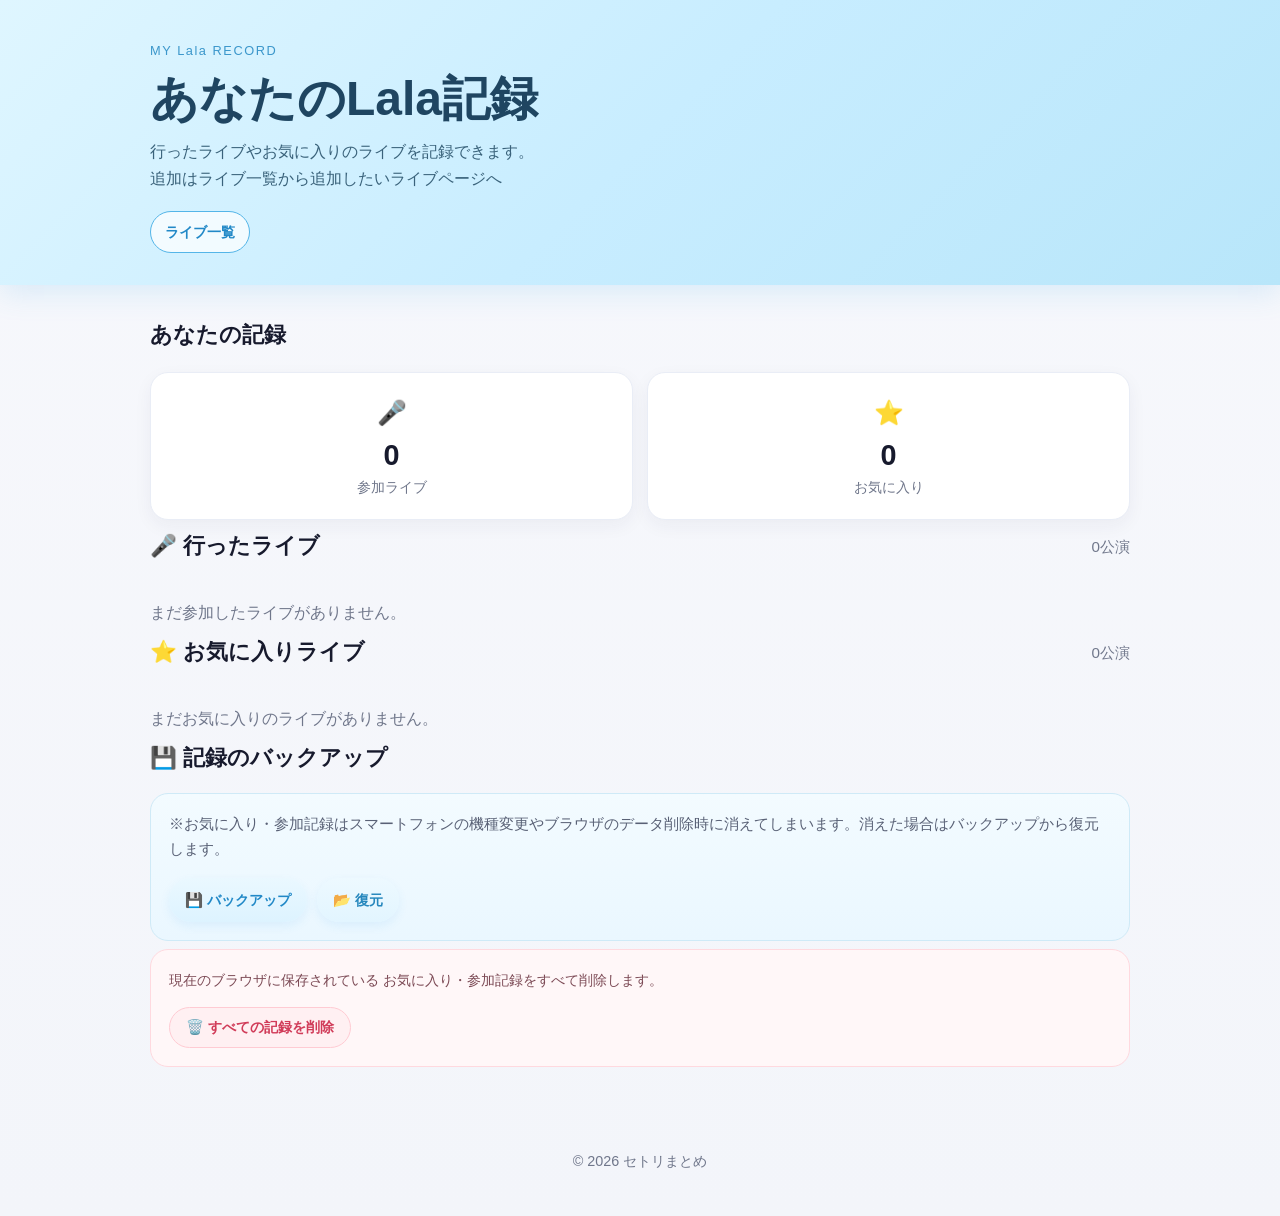
<file: my-record.html>
<!DOCTYPE html>
<html lang="ja">
<head>
  <meta charset="UTF-8" />
  <meta name="viewport" content="width=device-width, initial-scale=1.0" />

  <title>あなたのLala記録 | セトリまとめ</title>
  <meta
    name="description"
    content="あなたが行ったLalaのライブやお気に入りのライブを記録できます。"
  />

  <link rel="stylesheet" href="style.css" />

  <!-- Google tag (gtag.js) -->
  <script async src="https://www.googletagmanager.com/gtag/js?id=G-FFBFNCYXK6"></script>
  <script>
    window.dataLayer = window.dataLayer || [];
    function gtag(){dataLayer.push(arguments);}
    gtag('js', new Date());
    gtag('config', 'G-FFBFNCYXK6');
  </script>
</head>

<body>

<header class="site-header">
  <div class="wrap">
    <p class="site-subtitle">MY Lala RECORD</p>
    <h1 class="site-title">あなたのLala記録</h1>

    <p class="site-desc">
      行ったライブやお気に入りのライブを記録できます。<br>
      追加はライブ一覧から追加したいライブページへ
    </p>

    <p class="header-nav">
      <a href="index.html">ライブ一覧</a>
    </p>
  </div>
</header>

<main class="wrap detail-main">

  <!-- 集計 -->
  <section class="section-block">
    <div class="section-head">
      <h2 class="section-title">あなたの記録</h2>
    </div>

    <div class="record-stats">

      <div class="record-stat-card">
        <span class="record-stat-icon">🎤</span>
        <span class="record-stat-number" id="attendedCount">0</span>
        <span class="record-stat-label">参加ライブ</span>
      </div>

      <div class="record-stat-card">
        <span class="record-stat-icon">⭐</span>
        <span class="record-stat-number" id="favoriteCount">0</span>
        <span class="record-stat-label">お気に入り</span>
      </div>

    </div>
  </section>

  <!-- 参加ライブ -->
  <section class="section-block">
    <div class="section-head">
      <h2 class="section-title">🎤 行ったライブ</h2>
      <p class="count-text" id="attendedListCount">0公演</p>
    </div>

    <div class="record-live-list" id="attendedList"></div>

    <p class="empty-text" id="attendedEmpty">
      まだ参加したライブがありません。
    </p>
  </section>

  <!-- お気に入り -->
  <section class="section-block">
    <div class="section-head">
      <h2 class="section-title">⭐ お気に入りライブ</h2>
      <p class="count-text" id="favoriteListCount">0公演</p>
    </div>

    <div class="record-live-list" id="favoriteList"></div>

    <p class="empty-text" id="favoriteEmpty">
      まだお気に入りのライブがありません。
    </p>
  </section>

  <!-- バックアップ -->
  <section class="section-block">
    <div class="section-head">
      <h2 class="section-title">💾 記録のバックアップ</h2>
    </div>

    <div class="backup-box">

      <p>
        ※お気に入り・参加記録はスマートフォンの機種変更やブラウザのデータ削除時に消えてしまいます。消えた場合はバックアップから復元します。
      </p>

      <div class="backup-actions">

        <button
          id="backupButton"
          class="record-button backup-button"
          type="button"
        >
          💾 バックアップ
        </button>

        <label class="record-button restore-button">
          📂 復元
          <input
            type="file"
            id="restoreInput"
            accept=".json,application/json"
            hidden
          />
        </label>

      </div>

    </div>
  </section>

  <!-- 全削除 -->
  <section class="section-block">
    <div class="danger-box">

      <p>
        現在のブラウザに保存されている
        お気に入り・参加記録をすべて削除します。
      </p>

      <button
        id="clearRecordButton"
        class="record-button danger-button"
        type="button"
      >
        🗑️ すべての記録を削除
      </button>

    </div>
  </section>

</main>

<footer class="site-footer">
  <div class="wrap">
    <p>© 2026 セトリまとめ</p>
  </div>
</footer>

<script src="data.js"></script>

<script>

  /* ========================================
     LocalStorage
  ======================================== */

  const FAVORITES_KEY = "lala_favorite_lives";
  const ATTENDED_KEY = "lala_attended_lives";


  function getStoredArray(key) {
    try {
      const data = JSON.parse(localStorage.getItem(key));

      if (Array.isArray(data)) {
        return data;
      }

      return [];

    } catch (error) {
      console.error(error);
      return [];
    }
  }


  function saveStoredArray(key, array) {
    localStorage.setItem(key, JSON.stringify(array));
  }


  /* ========================================
     表示
  ======================================== */

  const attendedList = document.getElementById("attendedList");
  const favoriteList = document.getElementById("favoriteList");

  const attendedEmpty = document.getElementById("attendedEmpty");
  const favoriteEmpty = document.getElementById("favoriteEmpty");

  const attendedCount = document.getElementById("attendedCount");
  const favoriteCount = document.getElementById("favoriteCount");

  const attendedListCount =
    document.getElementById("attendedListCount");

  const favoriteListCount =
    document.getElementById("favoriteListCount");


  function createLiveCard(live) {

    const card = document.createElement("a");

    card.className = "record-live-card";

    card.href =
      `live.html?id=${encodeURIComponent(live.id)}`;


    card.innerHTML = `
      <div class="live-date">
        ${live.date}
      </div>

      <h3 class="live-name">
        ${live.title}
      </h3>

      <p class="live-place">
        ${live.venue}
      </p>

      <p class="live-meta">
        ${live.city}
      </p>

      <span class="live-link">
        セトリを見る →
      </span>
    `;

    return card;
  }


  function renderRecord() {

    const favorites =
      getStoredArray(FAVORITES_KEY);

    const attended =
      getStoredArray(ATTENDED_KEY);


    /* 件数 */

    attendedCount.textContent =
      attended.length;

    favoriteCount.textContent =
      favorites.length;

    attendedListCount.textContent =
      `${attended.length}公演`;

    favoriteListCount.textContent =
      `${favorites.length}公演`;


    /* ========================================
       参加ライブ
    ======================================== */

    attendedList.innerHTML = "";

    const attendedLives = liveData
      .filter(live => attended.includes(live.id))
      .sort((a, b) =>
        new Date(b.date) - new Date(a.date)
      );


    if (attendedLives.length === 0) {

      attendedEmpty.style.display = "block";

    } else {

      attendedEmpty.style.display = "none";

      attendedLives.forEach(live => {

        attendedList.appendChild(
          createLiveCard(live)
        );

      });
    }


    /* ========================================
       お気に入り
    ======================================== */

    favoriteList.innerHTML = "";

    const favoriteLives = liveData
      .filter(live => favorites.includes(live.id))
      .sort((a, b) =>
        new Date(b.date) - new Date(a.date)
      );


    if (favoriteLives.length === 0) {

      favoriteEmpty.style.display = "block";

    } else {

      favoriteEmpty.style.display = "none";

      favoriteLives.forEach(live => {

        favoriteList.appendChild(
          createLiveCard(live)
        );

      });
    }

  }


  /* ========================================
     バックアップ
  ======================================== */

  document
    .getElementById("backupButton")
    .addEventListener("click", () => {

      const backupData = {

        version: 1,

        createdAt:
          new Date().toISOString(),

        favorites:
          getStoredArray(FAVORITES_KEY),

        attended:
          getStoredArray(ATTENDED_KEY)

      };


      const json =
        JSON.stringify(
          backupData,
          null,
          2
        );


      const blob =
        new Blob(
          [json],
          {
            type: "application/json"
          }
        );


      const url =
        URL.createObjectURL(blob);


      const a =
        document.createElement("a");

      a.href = url;

      a.download =
        `lala-record-backup-${new Date()
          .toISOString()
          .slice(0, 10)}.json`;

      document.body.appendChild(a);

      a.click();

      a.remove();

      URL.revokeObjectURL(url);

  });


  /* ========================================
     復元
  ======================================== */

  document
    .getElementById("restoreInput")
    .addEventListener("change", event => {

      const file =
        event.target.files[0];

      if (!file) return;


      const reader =
        new FileReader();


      reader.onload = () => {

        try {

          const data =
            JSON.parse(reader.result);


          if (
            !data ||
            !Array.isArray(data.favorites) ||
            !Array.isArray(data.attended)
          ) {

            throw new Error(
              "バックアップデータの形式が正しくありません。"
            );

          }


          /*
           * 現在のliveDataに存在するIDだけを復元
           */

          const validIds =
            new Set(
              liveData.map(live => live.id)
            );


          const favorites =
            data.favorites.filter(
              id => validIds.has(id)
            );


          const attended =
            data.attended.filter(
              id => validIds.has(id)
            );


          saveStoredArray(
            FAVORITES_KEY,
            favorites
          );


          saveStoredArray(
            ATTENDED_KEY,
            attended
          );


          renderRecord();


          alert(
            "記録を復元しました！"
          );


        } catch (error) {

          console.error(error);

          alert(
            "復元に失敗しました。\n\n" +
            "正しいLalaのバックアップファイルを選択してください。"
          );

        }

      };


      reader.readAsText(file);

      event.target.value = "";

  });


  /* ========================================
     全削除
  ======================================== */

  document
    .getElementById("clearRecordButton")
    .addEventListener("click", () => {

      const result =
        confirm(
          "お気に入りと参加記録をすべて削除します。\n\n本当に削除しますか？"
        );


      if (!result) return;


      localStorage.removeItem(
        FAVORITES_KEY
      );

      localStorage.removeItem(
        ATTENDED_KEY
      );


      renderRecord();


      alert(
        "すべての記録を削除しました。"
      );

  });


  /* 初期表示 */

  renderRecord();

</script>

</body>
</html>
</file>
<file: style.css>
/* ===== Base ===== */
* {
  box-sizing: border-box;
}

:root {
  --bg: #f5f6fb;
  --card: #ffffff;
  --text: #23263a;
  --muted: #70778b;
  --line: #e7eaf3;
  --line-soft: #f1f4fa;

  /* main accent - light blue */
  --primary: #42a5e8;
  --primary-2: #6ec6f2;
  --primary-soft: #eaf8ff;
  --primary-text: #2188c7;

  /* accent red/pink */
  --danger: #ff4d6d;
  --danger-soft: rgba(255, 77, 109, 0.08);
  --danger-soft-hover: rgba(255, 77, 109, 0.14);
  --danger-line: rgba(255, 77, 109, 0.22);
  --danger-line-hover: rgba(255, 77, 109, 0.34);

  /* shadows */
  --shadow-sm: 0 6px 18px rgba(38, 45, 72, 0.05);
  --shadow-md: 0 10px 28px rgba(38, 45, 72, 0.08);
  --shadow-lg: 0 14px 36px rgba(38, 45, 72, 0.12);
}

body {
  margin: 0;
  font-family:
    -apple-system,
    BlinkMacSystemFont,
    "Hiragino Sans",
    "Yu Gothic",
    sans-serif;
  background: linear-gradient(
    180deg,
    #f7f8fc 0%,
    #f3f5fa 100%
  );
  color: var(--text);
  line-height: 1.7;
  -webkit-font-smoothing: antialiased;
  text-rendering: optimizeLegibility;
}

a {
  color: inherit;
}

.wrap {
  width: min(100% - 32px, 980px);
  margin: 0 auto;
}


/* ===== Header ===== */

.site-header {
  background: linear-gradient(
    135deg,
    #dff6ff 0%,
    #c8edff 50%,
    #b8e6fa 100%
  );

  color: #23405a;

  padding: 40px 0 32px;

  box-shadow:
    0 8px 28px rgba(66, 165, 232, 0.16);
}

.site-subtitle {
  margin: 0 0 8px;

  font-size: 0.8rem;
  letter-spacing: 0.12em;

  opacity: 0.88;

  color: #278bc5;
}

.site-title {
  margin: 0;

  font-size: clamp(2rem, 6vw, 3rem);
  line-height: 1.2;

  color: #1f4561;
}

.site-desc {
  margin: 12px 0 0;

  font-size: 0.98rem;

  opacity: 0.94;

  color: #315a73;
}


/* ===== Main ===== */

main {
  padding: 24px 0 48px;
}

.notice-box {
  background: linear-gradient(
    180deg,
    #fffaf0,
    #fff6dd
  );

  border: 1px solid #f4d58d;

  color: #7a5a00;

  border-radius: 14px;

  padding: 14px 16px;

  margin-bottom: 24px;

  box-shadow: var(--shadow-sm);
}

.notice-box p {
  margin: 0;
  font-size: 0.95rem;
}

.section-block {
  margin-top: 8px;
}

.section-head {
  display: flex;

  justify-content: space-between;
  align-items: center;

  gap: 12px;

  margin-bottom: 16px;

  flex-wrap: wrap;
}

.section-title {
  margin: 0;

  font-size: 1.35rem;

  color: #171a2d;
}

.count-text {
  margin: 0;

  color: var(--muted);

  font-size: 0.95rem;
}


/* ===== Search ===== */

.search-box {
  margin-bottom: 18px;
}

.search-label {
  display: block;

  margin-bottom: 8px;

  font-size: 0.92rem;

  font-weight: 700;

  color: #434b63;
}

.search-input {
  width: 100%;

  border: 1px solid #d9deea;

  border-radius: 14px;

  padding: 14px 16px;

  font-size: 1rem;

  background: rgba(255, 255, 255, 0.96);

  outline: none;

  transition:
    border-color 0.18s ease,
    box-shadow 0.18s ease,
    background 0.18s ease;
}

.search-input:focus {
  border-color: var(--primary-2);

  box-shadow:
    0 0 0 4px rgba(66, 165, 232, 0.14);

  background: #fff;
}


/* ===== Year / Month Filter ===== */

.date-filter {
  display: flex;

  gap: 12px;

  margin-bottom: 18px;
}

.date-filter-item {
  flex: 1;
}

.date-filter-item .search-input {
  width: 100%;
}

@media (max-width: 767px) {
  .date-filter {
    gap: 8px;
  }
}


/* ===== Filter Buttons ===== */

.filter-actions {
  margin-bottom: 18px;

  display: flex;

  gap: 10px;

  flex-wrap: wrap;
}

.clear-button,
.oneman-button {
  appearance: none;

  border: none;

  font-weight: 700;

  border-radius: 999px;

  padding: 10px 14px;

  cursor: pointer;

  font-size: 0.92rem;

  transition:
    transform 0.16s ease,
    opacity 0.16s ease,
    box-shadow 0.16s ease;
}

.clear-button {
  background: linear-gradient(
    180deg,
    #eaf8ff,
    #def3ff
  );

  color: #2188c7;

  box-shadow:
    0 4px 10px rgba(66, 165, 232, 0.08);
}

.oneman-button {
  background: linear-gradient(
    180deg,
    #edf9ff,
    #e2f5ff
  );

  color: #2687bd;

  box-shadow:
    0 4px 10px rgba(66, 165, 232, 0.08);
}

.clear-button:hover,
.oneman-button:hover {
  opacity: 0.96;

  transform: translateY(-1px);
}


/* ===== Live List ===== */

.live-grid {
  display: grid;

  gap: 16px;
}

.live-card {
  display: block;

  text-decoration: none;

  background: rgba(255, 255, 255, 0.96);

  backdrop-filter: blur(6px);

  border-radius: 18px;

  padding: 18px 18px 16px;

  box-shadow:
    0 8px 22px rgba(38, 45, 72, 0.07);

  border: 1px solid #e9edf6;

  transition:
    transform 0.18s ease,
    box-shadow 0.18s ease,
    border-color 0.18s ease;
}

.live-card:hover {
  transform: translateY(-3px);

  box-shadow: var(--shadow-lg);

  border-color: #b9e4f8;
}

.live-date {
  display: inline-block;

  background: linear-gradient(
    180deg,
    #eaf8ff,
    #def3ff
  );

  color: var(--primary-text);

  font-weight: 700;

  font-size: 0.8rem;

  padding: 4px 10px;

  border-radius: 999px;

  margin-bottom: 10px;
}

.live-name {
  margin: 0;

  font-size: 1.08rem;

  line-height: 1.5;

  color: #171a2d;
}

.live-place {
  margin: 8px 0 0;

  color: var(--muted);

  font-size: 0.95rem;
}

.live-meta {
  margin: 4px 0 0;

  color: #98a0b3;

  font-size: 0.9rem;
}

.live-link {
  display: inline-block;

  margin-top: 12px;

  color: #2c9bd5;

  font-weight: 700;

  font-size: 0.95rem;
}

.song-hit-badge {
  margin: 10px 0 0;

  display: inline-block;

  background: linear-gradient(
    180deg,
    #ecfeff,
    #dffafe
  );

  color: #0f766e;

  border: 1px solid #a5f3fc;

  border-radius: 999px;

  padding: 4px 10px;

  font-size: 0.8rem;

  font-weight: 700;
}

.empty-text {
  margin: 18px 0 0;

  color: var(--muted);
}


/* ===== Detail Page ===== */

.detail-main {
  padding: 24px 0 48px;
}

.detail-card {
  background: rgba(255, 255, 255, 0.97);

  border-radius: 20px;

  padding: 22px;

  box-shadow: var(--shadow-md);

  border: 1px solid #e9edf6;
}

.detail-meta {
  display: grid;

  gap: 8px;

  margin-bottom: 18px;

  color: #596176;

  font-size: 0.95rem;
}

.detail-title {
  margin: 0 0 12px;

  font-size: clamp(1.5rem, 5vw, 2.1rem);

  line-height: 1.35;

  color: #171a2d;
}


/* ===== Detail Image ===== */

.detail-image-wrap {
  margin: 0 0 20px;
}

.detail-image {
  display: block;

  width: 100%;

  max-width: 100%;

  border-radius: 16px;

  object-fit: cover;

  box-shadow:
    0 10px 28px rgba(30, 41, 59, 0.1);
}


/* ===== Section Titles ===== */

.detail-section-title {
  margin: 24px 0 12px;

  font-size: 1.2rem;

  color: #171a2d;
}

.detail-section-title-row {
  display: flex;

  align-items: center;

  justify-content: space-between;

  gap: 12px;

  margin: 24px 0 12px;

  flex-wrap: wrap;
}

.detail-section-title-row .detail-section-title {
  margin: 0;
}


/* ===== Copy Button ===== */

.copy-setlist-btn {
  appearance: none;

  border: 1px solid #a9dff5;

  display: inline-flex;

  align-items: center;

  justify-content: center;

  background: linear-gradient(
    180deg,
    #f3fbff,
    #e6f7ff
  );

  color: #2687bd;

  font-weight: 700;

  border-radius: 999px;

  padding: 8px 14px;

  min-width: 72px;

  cursor: pointer;

  font-size: 0.88rem;

  line-height: 1.2;

  white-space: nowrap;

  flex-shrink: 0;

  box-shadow:
    0 3px 10px rgba(66, 165, 232, 0.08);

  transition:
    transform 0.16s ease,
    box-shadow 0.16s ease,
    opacity 0.16s ease;

  user-select: none;

  -webkit-user-select: none;

  -webkit-touch-callout: none;
}

.copy-setlist-btn:hover {
  opacity: 0.96;

  transform: translateY(-1px);

  box-shadow:
    0 5px 14px rgba(66, 165, 232, 0.12);
}


/* ===== Setlist Box ===== */

.setlist-box {
  background: linear-gradient(
    180deg,
    #fcfeff,
    #f4faff
  );

  border: 1px solid #dfeef6;

  border-radius: 16px;

  padding: 18px 18px 18px 24px;
}

.setlist {
  margin: 0;

  padding-left: 1.4em;
}

.setlist li {
  margin-bottom: 8px;
}

.setlist li:last-child {
  margin-bottom: 0;
}


/* セトリ1行（曲名 + ▶︎ボタン） */

.setlist-item {
  display: grid;

  grid-template-columns:
    minmax(0, 1fr)
    auto;

  align-items: start;

  gap: 8px;

  width: 100%;
}


/* 曲名 */

.song-name {
  min-width: 0;

  line-height: 1.65;

  word-break: break-word;

  overflow-wrap: anywhere;
}


/* ▶︎ ボタン */

.listen-btn {
  flex-shrink: 0;

  display: inline-flex;

  align-items: center;

  justify-content: center;

  align-self: start;

  margin: 1px 0 0;

  padding: 3px 8px;

  min-width: auto;

  font-size: 10px;

  line-height: 1;

  font-weight: 700;

  border: 1px solid var(--danger-line);

  border-radius: 999px;

  background: var(--danger-soft);

  color: #e13a5c;

  cursor: pointer;

  white-space: nowrap;

  letter-spacing: 0.01em;

  transition:
    background 0.18s ease,
    border-color 0.18s ease,
    color 0.18s ease,
    transform 0.18s ease;

  user-select: none;

  -webkit-user-select: none;

  -webkit-touch-callout: none;
}

.listen-btn:hover {
  background: var(--danger-soft-hover);

  border-color: var(--danger-line-hover);

  color: #cf274a;

  transform: translateY(-1px);
}


/* ===== Apple Music Player ===== */

.apple-player-section {
  margin-top: 1.5rem;

  padding: 1rem;

  border-radius: 18px;

  background: linear-gradient(
    135deg,
    #fff8f8 0%,
    #ffeef1 100%
  );

  border: 1px solid #ffd6dc;

  box-shadow:
    0 10px 24px rgba(255, 120, 140, 0.08);
}

.apple-player-title {
  margin: 0 0 0.85rem;

  font-size: 0.95rem;

  font-weight: 700;

  color: #8f4a56;

  background: rgba(255, 255, 255, 0.78);

  padding: 0.55rem 0.8rem;

  border-radius: 12px;

  border: 1px solid rgba(255, 214, 220, 0.9);
}

.apple-player-frame {
  width: 100%;

  height: 175px;

  border: 0;

  border-radius: 14px;

  overflow: hidden;

  background: #ffffff;

  box-shadow:
    inset 0 0 0 1px rgba(255, 225, 230, 0.9);
}


/* ===== Memo ===== */

.memo-box {
  margin-top: 18px;

  background: linear-gradient(
    180deg,
    #f1faff,
    #eaf7ff
  );

  border: 1px solid #ccecf9;

  border-radius: 16px;

  padding: 16px;
}

.memo-box p {
  margin: 0;

  white-space: pre-line;
}


/* ===== Back Link ===== */

.back-link {
  display: inline-block;

  margin-top: 20px;

  text-decoration: none;

  color: #2c9bd5;

  font-weight: 700;
}

.back-link:hover {
  text-decoration: underline;
}


/* ===== Footer ===== */

.site-footer {
  padding: 20px 0 28px;

  color: var(--muted);

  font-size: 0.9rem;

  text-align: center;
}


/* ===== Detail Video ===== */

.detail-video {
  display: block;

  width: 100%;

  max-width: 100%;

  border-radius: 16px;

  background: #000;

  box-shadow:
    0 10px 28px rgba(30, 41, 59, 0.12);
}


/* ===== Twitter ===== */

.twitter-tweet {
  margin: 0 auto !important;
}


/* ===== Header Navigation ===== */

.header-nav {
  margin: 18px 0 0;
}

.header-nav a {
  display: inline-block;

  padding: 8px 14px;

  border: 1px solid #54b5e8;

  border-radius: 999px;

  color: #2188c7;

  text-decoration: none;

  font-size: 0.9rem;

  font-weight: 700;

  background: rgba(255, 255, 255, 0.72);

  transition:
    background 0.18s ease,
    transform 0.18s ease;
}

.header-nav a:hover {
  background: #ffffff;

  transform: translateY(-1px);
}


/* ========================================
   My Lala Record
======================================== */

.record-stats {
  display: grid;

  grid-template-columns:
    repeat(2, minmax(0, 1fr));

  gap: 14px;

  margin-top: 18px;
}

.record-stat-card {
  background: #ffffff;

  border: 1px solid #e9edf6;

  border-radius: 18px;

  padding: 20px 16px;

  text-align: center;

  box-shadow: var(--shadow-sm);

  display: flex;

  flex-direction: column;

  align-items: center;
}

.record-stat-icon {
  font-size: 1.5rem;

  margin-bottom: 4px;
}

.record-stat-number {
  font-size: 1.8rem;

  font-weight: 800;

  line-height: 1.2;

  color: #171a2d;
}

.record-stat-label {
  margin-top: 4px;

  color: var(--muted);

  font-size: 0.85rem;
}


/* ===== ライブ一覧 ===== */

.record-live-list {
  display: grid;

  gap: 12px;
}

.record-live-card {
  display: block;

  text-decoration: none;

  background: rgba(255, 255, 255, 0.96);

  border: 1px solid #e9edf6;

  border-radius: 16px;

  padding: 16px;

  box-shadow: var(--shadow-sm);

  transition:
    transform 0.18s ease,
    box-shadow 0.18s ease,
    border-color 0.18s ease;
}

.record-live-card:hover {
  transform: translateY(-2px);

  box-shadow: var(--shadow-md);

  border-color: #b9e4f8;
}


/* ===== バックアップ ===== */

.backup-box {
  background: linear-gradient(
    180deg,
    #f3fbff,
    #eaf7ff
  );

  border: 1px solid #cfeaf7;

  border-radius: 18px;

  padding: 18px;
}

.backup-box p {
  margin: 0 0 16px;

  color: #596176;

  font-size: 0.92rem;
}


/* ===== バックアップボタン ===== */

.backup-actions {
  display: flex;

  gap: 10px;

  flex-wrap: wrap;
}

.record-button {
  appearance: none;

  display: inline-flex;

  align-items: center;

  justify-content: center;

  border: none;

  border-radius: 999px;

  padding: 10px 16px;

  font-size: 0.9rem;

  font-weight: 700;

  cursor: pointer;

  text-decoration: none;

  transition:
    transform 0.16s ease,
    opacity 0.16s ease,
    box-shadow 0.16s ease;
}

.record-button:hover {
  transform: translateY(-1px);

  opacity: 0.95;
}

.backup-button {
  background: linear-gradient(
    180deg,
    #eaf8ff,
    #ddf3ff
  );

  color: #2188c7;

  box-shadow:
    0 4px 10px
    rgba(66, 165, 232, 0.1);
}

.restore-button {
  background: linear-gradient(
    180deg,
    #edf9ff,
    #e2f5ff
  );

  color: #2687bd;

  box-shadow:
    0 4px 10px
    rgba(66, 165, 232, 0.1);
}


/* ===== 削除 ===== */

.danger-box {
  margin-top: 8px;

  background: #fff7f8;

  border: 1px solid #ffd9df;

  border-radius: 18px;

  padding: 18px;
}

.danger-box p {
  margin: 0 0 14px;

  color: #7c4a55;

  font-size: 0.9rem;
}

.danger-button {
  background: #fff0f2;

  color: #d13c59;

  border: 1px solid #ffcbd3;
}


/* ========================================
   Live Record Buttons
======================================== */

.live-record-actions {
  display: flex;

  gap: 10px;

  flex-wrap: wrap;

  margin: 14px 0 20px;
}

.live-record-button {
  appearance: none;

  border-radius: 999px;

  padding: 9px 14px;

  font-size: 0.9rem;

  font-weight: 700;

  cursor: pointer;

  transition:
    transform 0.16s ease,
    background 0.16s ease,
    border-color 0.16s ease,
    box-shadow 0.16s ease;
}

.live-record-button:hover {
  transform: translateY(-1px);
}


/* ===== お気に入り ===== */

.favorite-live-button {
  background: #fff6f8;

  color: #d13c59;

  border: 1px solid #ffcbd3;
}

.favorite-live-button.is-active {
  background: #ffe9ee;

  border-color: #ff9eb0;

  box-shadow:
    0 4px 12px
    rgba(255, 77, 109, 0.12);
}


/* ===== 参加 ===== */

.attended-live-button {
  background: #edf9ff;

  color: #2687bd;

  border: 1px solid #b9e4f8;
}

.attended-live-button.is-active {
  background: #dff3ff;

  border-color: #7fc9ed;

  box-shadow:
    0 4px 12px
    rgba(66, 165, 232, 0.12);
}


/* ===== PC ===== */

@media (min-width: 768px) {

  .live-grid {
    grid-template-columns:
      repeat(2, 1fr);
  }

  .detail-card {
    padding: 28px;
  }

  .apple-player-frame {
    height: 175px;
  }
}


/* ===== Mobile Tuning ===== */

@media (max-width: 767px) {

  .detail-card {
    padding: 18px;

    border-radius: 18px;
  }

  .setlist-box {
    padding: 16px 14px 16px 20px;
  }

  .detail-section-title-row {
    align-items: flex-start;
  }

  .copy-setlist-btn {
    padding: 7px 12px;

    font-size: 0.84rem;
  }

  .record-stats {
    gap: 10px;
  }

  .record-stat-card {
    padding: 16px 10px;
  }

  .record-stat-number {
    font-size: 1.55rem;
  }

  .backup-actions {
    flex-direction: column;
  }

  .backup-actions .record-button {
    width: 100%;
  }

  .live-record-actions {
    gap: 8px;
  }

  .live-record-button {
    font-size: 0.84rem;

    padding: 8px 12px;
  }
}
</file>
